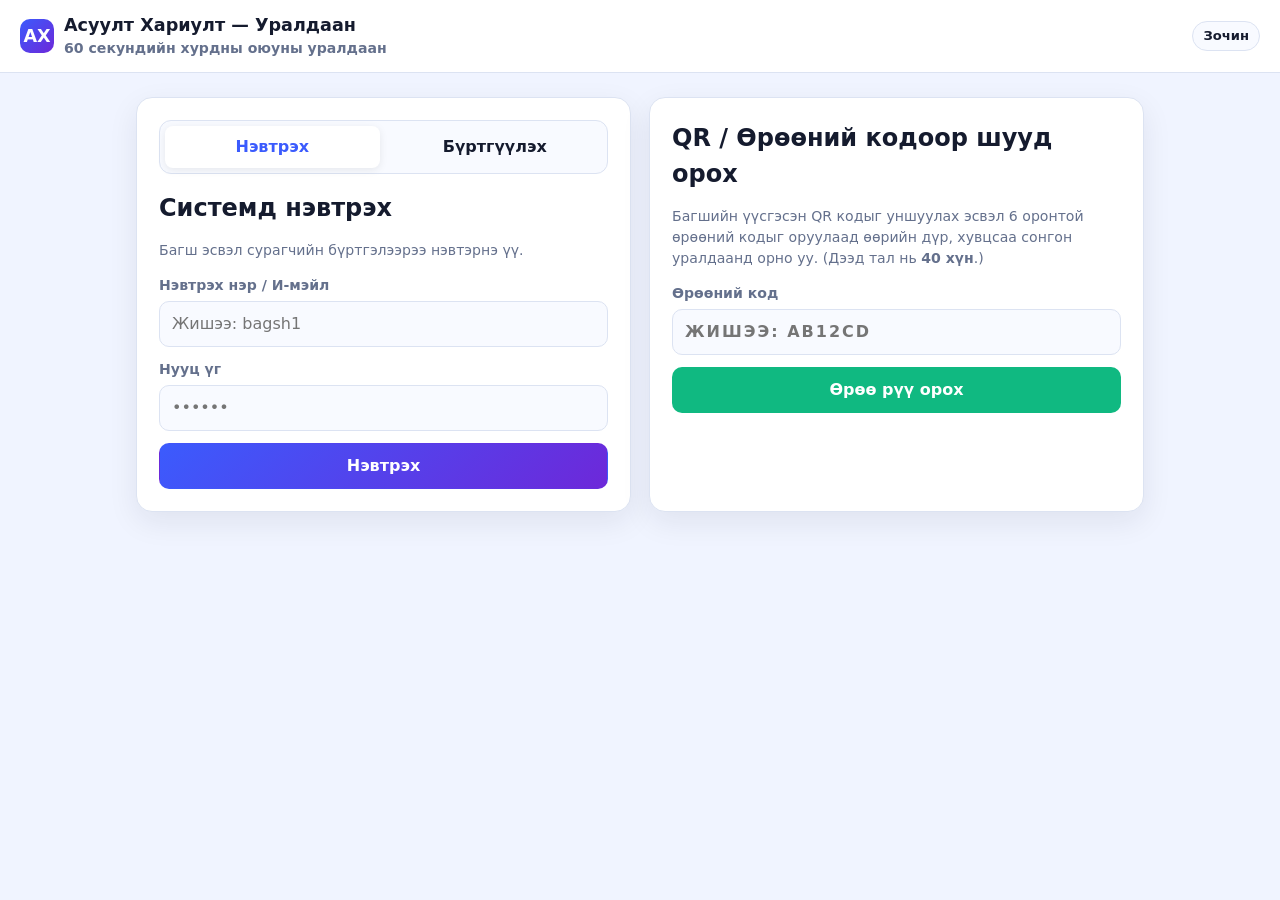
<file: QuizRaceVS/wwwroot/index.html>
<!DOCTYPE html>
<html lang="mn">
<head>
<meta charset="UTF-8">
<meta name="viewport" content="width=device-width, initial-scale=1.0">
<title>Асуулт Хариулт — Ангийн Уралдаан (Visual Studio)</title>
<style>
  :root {
    --bg: #f0f4ff;
    --surface: #ffffff;
    --surface-2: #f8faff;
    --text: #151b2e;
    --muted: #64708c;
    --line: #dce3f2;
    --accent: #3b5bfd;
    --accent-2: #6d28d9;
    --accent-text: #ffffff;
    --ok: #10b981;
    --warn: #f59e0b;
    --bad: #ef4444;
    --gold: #f59e0b;
    --silver: #94a3b8;
    --bronze: #d97706;
    --shadow: 0 10px 30px rgba(21, 27, 46, 0.08);
  }
  @media (prefers-color-scheme: dark) {
    :root {
      --bg: #0e1322;
      --surface: #171e33;
      --surface-2: #1f2742;
      --text: #eef2ff;
      --muted: #98a4c7;
      --line: #2b3556;
      --accent: #637dff;
      --accent-2: #8b5cf6;
      --accent-text: #ffffff;
      --shadow: 0 10px 30px rgba(0, 0, 0, 0.35);
    }
  }
  * { box-sizing: border-box; }
  body {
    margin: 0;
    background: var(--bg);
    color: var(--text);
    font-family: system-ui, -apple-system, "Segoe UI", Roboto, sans-serif;
    line-height: 1.5;
    min-height: 100vh;
  }
  .topbar {
    background: var(--surface);
    border-bottom: 1px solid var(--line);
    padding: 12px 20px;
    display: flex;
    align-items: center;
    justify-content: space-between;
    gap: 12px;
    position: sticky;
    top: 0;
    z-index: 20;
  }
  .brand { display: flex; align-items: center; gap: 10px; font-weight: 800; font-size: 1.1rem; }
  .brand-badge {
    width: 34px; height: 34px; border-radius: 10px;
    background: linear-gradient(135deg, var(--accent), var(--accent-2));
    color: #fff; display: grid; place-items: center; font-weight: 900;
  }
  .wrap { max-width: 1040px; margin: 0 auto; padding: 24px 16px 64px; }
  .card {
    background: var(--surface); border: 1px solid var(--line);
    border-radius: 16px; padding: 22px; box-shadow: var(--shadow); margin-bottom: 18px;
  }
  .grid-2 { display: grid; grid-template-columns: repeat(auto-fit, minmax(300px, 1fr)); gap: 18px; }
  h1, h2, h3 { margin: 0 0 10px; }
  .muted { color: var(--muted); }
  .small-text { font-size: 0.88rem; }
  label { display: block; font-size: 0.88rem; font-weight: 600; margin-bottom: 5px; color: var(--muted); }
  input, textarea, select {
    width: 100%; padding: 10px 12px; margin-bottom: 12px; font: inherit;
    color: var(--text); background: var(--surface-2); border: 1px solid var(--line);
    border-radius: 10px; outline: none;
  }
  input:focus, textarea:focus, select:focus { border-color: var(--accent); }
  button {
    font: inherit; cursor: pointer; padding: 10px 16px; border-radius: 10px;
    border: 1px solid var(--line); background: var(--surface-2); color: var(--text);
    font-weight: 600; transition: transform 0.08s ease, opacity 0.15s ease;
  }
  button:hover { opacity: 0.92; }
  button:active { transform: scale(0.98); }
  button.primary { background: linear-gradient(135deg, var(--accent), var(--accent-2)); color: var(--accent-text); border-color: transparent; }
  button.ok { background: var(--ok); color: #fff; border-color: transparent; }
  button.sm { padding: 6px 11px; font-size: 0.85rem; border-radius: 8px; }
  .row { display: flex; gap: 10px; flex-wrap: wrap; align-items: center; }
  .tabs {
    display: flex; gap: 8px; margin-bottom: 16px; background: var(--surface-2);
    padding: 5px; border-radius: 12px; border: 1px solid var(--line);
  }
  .tab { flex: 1; border: 0; background: transparent; padding: 9px 12px; border-radius: 8px; }
  .tab.active { background: var(--surface); color: var(--accent); box-shadow: 0 2px 8px rgba(0,0,0,0.08); }
  .pill {
    display: inline-flex; align-items: center; gap: 6px; padding: 4px 10px;
    border-radius: 999px; font-size: 0.82rem; font-weight: 700;
    background: var(--surface-2); border: 1px solid var(--line);
  }
  .pill.accent { background: rgba(59, 91, 253, 0.12); color: var(--accent); border-color: rgba(59, 91, 253, 0.3); }
  .pill.ok { background: rgba(16, 185, 129, 0.14); color: var(--ok); border-color: rgba(16, 185, 129, 0.3); }
  .pill.warn { background: rgba(245, 158, 11, 0.14); color: var(--warn); border-color: rgba(245, 158, 11, 0.3); }
  .hidden { display: none !important; }
  .q-card { background: var(--surface-2); border: 1px solid var(--line); border-radius: 12px; padding: 14px; margin-bottom: 12px; }
  .opt-grid { display: grid; grid-template-columns: repeat(auto-fit, minmax(200px, 1fr)); gap: 8px; }
  .qr-box {
    display: flex; flex-direction: column; align-items: center; justify-content: center;
    background: #ffffff; padding: 16px; border-radius: 14px; border: 1px solid var(--line); color: #111;
  }
  .room-code-big { font-size: 2rem; font-weight: 900; letter-spacing: 5px; color: var(--accent); margin: 6px 0; }
  .players-grid {
    display: grid; grid-template-columns: repeat(auto-fill, minmax(115px, 1fr));
    gap: 10px; max-height: 420px; overflow-y: auto; padding: 4px;
  }
  .player-chip {
    background: var(--surface-2); border: 1px solid var(--line); border-radius: 12px;
    padding: 8px; text-align: center; display: flex; flex-direction: column; align-items: center; gap: 4px;
  }
  .player-chip .pname { font-size: 0.84rem; font-weight: 700; word-break: break-word; }
  .avatar-preview-box {
    display: flex; flex-direction: column; align-items: center; justify-content: center;
    background: radial-gradient(circle at top, rgba(59, 91, 253, 0.14), transparent 70%), var(--surface-2);
    border: 1px solid var(--line); border-radius: 16px; padding: 20px; min-height: 240px;
  }
  .swatch-row { display: flex; flex-wrap: wrap; gap: 8px; margin-bottom: 12px; }
  .swatch { width: 30px; height: 30px; border-radius: 50%; border: 2px solid transparent; cursor: pointer; padding: 0; }
  .swatch.selected { border-color: var(--text); transform: scale(1.12); }
  .choice-chip { padding: 6px 11px; font-size: 0.85rem; border-radius: 8px; border: 1px solid var(--line); background: var(--surface-2); }
  .choice-chip.selected { background: var(--accent); color: #fff; border-color: var(--accent); }
  .timer-bar-wrap { width: 100%; height: 12px; background: var(--surface-2); border-radius: 999px; overflow: hidden; border: 1px solid var(--line); margin: 10px 0 16px; }
  .timer-bar { height: 100%; background: linear-gradient(90deg, var(--ok), var(--warn), var(--bad)); transition: width 0.25s linear; }
  .timer-num { font-size: 2.2rem; font-weight: 900; font-variant-numeric: tabular-nums; }
  .answer-btn {
    text-align: left; padding: 14px 16px; border-radius: 12px; font-size: 1rem;
    display: flex; align-items: center; gap: 12px; background: var(--surface-2); border: 2px solid var(--line);
  }
  .answer-btn:hover:not(:disabled) { border-color: var(--accent); }
  .answer-btn.picked-ok { background: rgba(16, 185, 129, 0.16); border-color: var(--ok); color: var(--ok); }
  .answer-btn.picked-bad { background: rgba(239, 68, 68, 0.16); border-color: var(--bad); color: var(--bad); }
  .answer-letter { width: 30px; height: 30px; border-radius: 8px; background: var(--accent); color: #fff; display: grid; place-items: center; font-weight: 800; flex-shrink: 0; }
  .race-track { background: var(--surface-2); border: 1px solid var(--line); border-radius: 14px; padding: 12px; max-height: 340px; overflow-y: auto; }
  .lane { display: grid; grid-template-columns: 110px 1fr 64px; align-items: center; gap: 10px; padding: 6px 0; border-bottom: 1px dashed var(--line); }
  .lane:last-child { border-bottom: 0; }
  .lane-track { position: relative; height: 36px; background: var(--surface); border-radius: 999px; border: 1px solid var(--line); overflow: hidden; }
  .lane-runner { position: absolute; top: 2px; transition: left 0.45s cubic-bezier(.22,1,.36,1); display: flex; align-items: center; }
  .podium { display: flex; align-items: flex-end; justify-content: center; gap: 14px; margin: 24px 0; flex-wrap: wrap; }
  .podium-slot { width: 170px; text-align: center; background: var(--surface-2); border: 2px solid var(--line); border-radius: 16px; padding: 14px 10px; }
  .podium-slot.p1 { border-color: var(--gold); transform: translateY(-12px); box-shadow: 0 12px 26px rgba(245, 158, 11, 0.18); }
  .podium-slot.p2 { border-color: var(--silver); }
  .podium-slot.p3 { border-color: var(--bronze); }
  .rank-table { width: 100%; border-collapse: collapse; }
  .rank-table th, .rank-table td { padding: 10px 12px; border-bottom: 1px solid var(--line); text-align: left; }
  .rank-table th { color: var(--muted); font-size: 0.85rem; }
</style>
</head>
<body>

<header class="topbar">
  <div class="brand">
    <div class="brand-badge">АХ</div>
    <div>
      <div>Асуулт Хариулт — Уралдаан</div>
      <div class="muted small-text">60 секундийн хурдны оюуны уралдаан</div>
    </div>
  </div>
  <div class="row" id="topUserArea"></div>
</header>

<main class="wrap">
  <section id="viewAuth" class="grid-2">
    <div class="card">
      <div class="tabs">
        <button class="tab active" id="tabLoginBtn" type="button">Нэвтрэх</button>
        <button class="tab" id="tabRegBtn" type="button">Бүртгүүлэх</button>
      </div>

      <form id="loginForm">
        <h2>Системд нэвтрэх</h2>
        <p class="muted small-text">Багш эсвэл сурагчийн бүртгэлээрээ нэвтэрнэ үү.</p>
        <label for="loginUser">Нэвтрэх нэр / И-мэйл</label>
        <input id="loginUser" required placeholder="Жишээ: bagsh1">
        <label for="loginPass">Нууц үг</label>
        <input id="loginPass" type="password" required placeholder="••••••">
        <button class="primary" type="submit" style="width:100%">Нэвтрэх</button>
      </form>

      <form id="regForm" class="hidden">
        <h2>Шинээр бүртгүүлэх</h2>
        <p class="muted small-text">Багшаар бүртгүүлбэл асуулт зохиож QR өрөө үүсгэнэ.</p>
        <label for="regName">Бүтэн нэр</label>
        <input id="regName" required placeholder="Жишээ: Б.Тэмүүлэн">
        <label for="regUser">Нэвтрэх нэр</label>
        <input id="regUser" required placeholder="Жишээ: bagsh_b">
        <label for="regPass">Нууц үг</label>
        <input id="regPass" type="password" required minlength="4" placeholder="Хамгийн багадаа 4 тэмдэгт">
        <label for="regRole">Үүрэг</label>
        <select id="regRole">
          <option value="teacher">Багш (Асуулт бэлтгэх, QR үүсгэх)</option>
          <option value="student">Сурагч (Уралдаанд оролцох)</option>
        </select>
        <button class="primary" type="submit" style="width:100%">Бүртгүүлэх</button>
      </form>
    </div>

    <div class="card">
      <h2>QR / Өрөөний кодоор шууд орох</h2>
      <p class="muted small-text">
        Багшийн үүсгэсэн QR кодыг уншуулах эсвэл 6 оронтой өрөөний кодыг оруулаад өөрийн дүр, хувцсаа сонгон уралдаанд орно уу. (Дээд тал нь <b>40 хүн</b>.)
      </p>
      <label for="quickRoomCode">Өрөөний код</label>
      <input id="quickRoomCode" placeholder="Жишээ: AB12CD" maxlength="8" style="text-transform:uppercase; font-weight:700; letter-spacing:2px;">
      <button class="ok" id="quickJoinBtn" type="button" style="width:100%">Өрөө рүү орох</button>
    </div>
  </section>

  <section id="viewTeacher" class="hidden">
    <div class="card">
      <div class="row" style="justify-content:space-between;">
        <div>
          <h2>Багшийн самбар — Асуулт бэлтгэх</h2>
          <p class="muted small-text" style="margin:0;">10, 15, 20 эсвэл 25 асуултаас сонгоод бөглөнө үү.</p>
        </div>
        <div class="row">
          <button type="button" id="fillSampleBtn">Жишээ асуулт дүүргэх</button>
          <button type="button" class="primary" id="createRoomBtn">QR өрөө үүсгэх</button>
        </div>
      </div>

      <div class="grid-2" style="margin-top:16px;">
        <div>
          <label for="quizTitle">Уралдааны нэр</label>
          <input id="quizTitle" value="Танин мэдэхүйн уралдаан">
        </div>
        <div>
          <label for="quizCount">Асуултын тоо</label>
          <select id="quizCount">
            <option value="10">10 асуулт</option>
            <option value="15">15 асуулт</option>
            <option value="20">20 асуулт</option>
            <option value="25">25 асуулт</option>
          </select>
        </div>
      </div>
      <div id="questionsBuilder"></div>
    </div>
  </section>

  <section id="viewJoin" class="hidden">
    <div class="grid-2">
      <div class="card">
        <h2>Өрөөнд нэгдэх &amp; Дүр бүтээх</h2>
        <label for="joinRoomInput">Өрөөний код</label>
        <input id="joinRoomInput" maxlength="8" style="text-transform:uppercase; font-weight:800; letter-spacing:2px;">
        <label for="studentNameInput">Таны нэр</label>
        <input id="studentNameInput" maxlength="24" placeholder="Жишээ: Анужин">

        <label>Хувцасны загвар</label>
        <div class="swatch-row" id="outfitChoices"></div>
        <label>Хувцасны өнгө</label>
        <div class="swatch-row" id="outfitColors"></div>
        <label>Малгай / Гоёл</label>
        <div class="swatch-row" id="hatChoices"></div>
        <label>Нүүрний хувирал</label>
        <div class="swatch-row" id="faceChoices"></div>
        <label>Арьсны өнгө</label>
        <div class="swatch-row" id="skinColors"></div>

        <button class="primary" id="confirmJoinBtn" type="button" style="width:100%; margin-top:6px;">Энэ дүрээр уралдаанд орох</button>
        <div id="joinError" class="small-text" style="color:var(--bad); margin-top:8px;"></div>
      </div>

      <div class="card">
        <h3>Таны дүр</h3>
        <div class="avatar-preview-box">
          <div id="avatarPreviewSvg"></div>
          <div id="avatarPreviewName" style="font-weight:800; font-size:1.15rem; margin-top:10px;">Сурагч</div>
        </div>
      </div>
    </div>
  </section>

  <section id="viewLobby" class="hidden">
    <div class="grid-2">
      <div class="card" style="text-align:center;">
        <span class="pill accent">Багшийн хүлээлгийн өрөө</span>
        <h2 id="lobbyQuizTitle" style="margin-top:8px;">Уралдаан</h2>
        <div class="room-code-big" id="lobbyRoomCode">------</div>
        <div class="qr-box" style="margin:12px auto; width:fit-content;">
          <canvas id="qrCanvas" width="220" height="220"></canvas>
          <div class="small-text" style="margin-top:8px; font-weight:700;">QR кодыг уншуулж орно уу</div>
        </div>
        <div class="row" style="justify-content:center; margin-top:10px;">
          <button type="button" class="sm" id="copyLinkBtn">Холбоос хуулах</button>
          <button type="button" class="sm" id="addBotsBtn">+5 жишээ хүүхэд нэмэх</button>
        </div>
        <p class="muted small-text" id="joinUrlText" style="word-break:break-all; margin-top:10px;"></p>
      </div>

      <div class="card">
        <div class="row" style="justify-content:space-between; margin-bottom:12px;">
          <div>
            <h3 style="margin:0;">Оролцогчид</h3>
            <div class="muted small-text">Дээд багтаамж: 40 хүүхэд</div>
          </div>
          <span class="pill ok" id="capacityPill">0 / 40</span>
        </div>
        <div class="players-grid" id="lobbyPlayersGrid"></div>
        <div class="row" style="margin-top:16px; justify-content:space-between;">
          <button type="button" id="backToBuilderBtn">Буцах</button>
          <button type="button" class="primary" id="startRaceBtn">Уралдаан эхлүүлэх</button>
        </div>
      </div>
    </div>
  </section>

  <section id="viewStudentWait" class="hidden">
    <div class="card" style="text-align:center; max-width:560px; margin:0 auto;">
      <span class="pill ok">Өрөөнд амжилттай орлоо</span>
      <h2 id="waitRoomTitle" style="margin-top:10px;">Багш эхлүүлэхийг хүлээж байна...</h2>
      <div id="waitMyAvatar" style="margin:14px auto;"></div>
      <div id="waitMyName" style="font-size:1.2rem; font-weight:800;"></div>
      <div class="muted small-text" id="waitCountText" style="margin-top:6px;">Нийт оролцогч: 1 / 40</div>
      <div style="margin-top:18px;">
        <button type="button" class="sm" id="leaveRoomBtn">Өрөөнөөс гарах</button>
      </div>
    </div>
  </section>

  <section id="viewRace" class="hidden">
    <div class="card">
      <div class="row" style="justify-content:space-between;">
        <span class="pill accent" id="raceQProgress">Асуулт 1 / 10</span>
        <div class="row">
          <span class="pill warn" id="raceScorePill">Оноо: 0</span>
          <div class="timer-num" id="raceTimerNum">60</div>
        </div>
      </div>
      <div class="timer-bar-wrap"><div class="timer-bar" id="raceTimerBar" style="width:100%;"></div></div>
      <h2 id="raceQText" style="font-size:1.35rem; margin-bottom:14px;">Асуулт...</h2>
      <div class="grid-2" id="raceOptions"></div>
      <div id="raceFeedback" class="small-text" style="margin-top:12px; font-weight:700;"></div>
      <div id="teacherRaceControls" class="row hidden" style="margin-top:14px; justify-content:flex-end;">
        <button type="button" class="primary" id="nextQuestionBtn">Дараагийн асуулт →</button>
      </div>
    </div>

    <div class="card">
      <div class="row" style="justify-content:space-between; margin-bottom:10px;">
        <h3 style="margin:0;">Амьд уралдааны зам</h3>
        <span class="muted small-text">Хурдан зөв хариулсан нь түрүүлнэ</span>
      </div>
      <div class="race-track" id="raceTrack"></div>
    </div>
  </section>

  <section id="viewResults" class="hidden">
    <div class="card">
      <div style="text-align:center;">
        <span class="pill ok">Уралдаан дууслаа!</span>
        <h2 style="margin-top:8px;">Эцсийн байр эзлэлт</h2>
      </div>
      <div class="podium" id="podiumArea"></div>
      <table class="rank-table">
        <thead>
          <tr><th>Байр</th><th>Оролцогч</th><th>Зөв хариулт</th><th>Нийт оноо</th></tr>
        </thead>
        <tbody id="rankTableBody"></tbody>
      </table>
      <div class="row" style="justify-content:center; margin-top:20px;">
        <button type="button" class="primary" id="newRaceBtn">Нүүр рүү буцах</button>
      </div>
    </div>
  </section>
</main>

<script>
(() => {
  "use strict";

  const SESSION_KEY = "qa_race_session_v1";
  const MAX_PLAYERS = 40;
  const QUESTION_SECONDS = 60;

  const OUTFITS = [
    { id: "hoodie", label: "Юүдэнтэй" },
    { id: "sport", label: "Спорт" },
    { id: "uniform", label: "Дүрэмт" },
    { id: "suit", label: "Костюм" },
    { id: "cape", label: "Баатар" }
  ];
  const OUTFIT_COLORS = ["#3b5bfd", "#ef4444", "#10b981", "#f59e0b", "#8b5cf6", "#ec4899", "#06b6d4", "#334155"];
  const HATS = [
    { id: "none", label: "Энгийн" },
    { id: "cap", label: "Малгай" },
    { id: "crown", label: "Титэм" },
    { id: "headphones", label: "Чихэвч" },
    { id: "helmet", label: "Дуулга" }
  ];
  const FACES = [
    { id: "smile", label: "Инээмсэглэл" },
    { id: "cool", label: "Нүдний шил" },
    { id: "star", label: "Одтой" },
    { id: "wink", label: "Ирмэх" }
  ];
  const SKINS = ["#fbdcc4", "#f5c29b", "#e3a778", "#c68642", "#8d5524"];

  const SAMPLE_BANK = [
    ["Монгол Улсын нийслэл аль хот вэ?", ["Дархан", "Эрдэнэт", "Улаанбаатар", "Ховд"], 2],
    ["Нарны аймгийн хамгийн том гараг аль нь вэ?", ["Ангараг", "Бархасбадь", "Сугар", "Дэлхий"], 1],
    ["12 × 12 хэдтэй тэнцүү вэ?", ["124", "132", "144", "156"], 2],
    ["Усны химийн томьёо аль нь вэ?", ["CO2", "H2O", "O2", "NaCl"], 1],
    ["Дэлхийн хамгийн урт гол аль нь вэ?", ["Хэрлэн", "Нил", "Янцзы", "Орхон"], 1],
    ["Нэг цагт хэдэн минут байдаг вэ?", ["30", "45", "60", "90"], 2],
    ["Монгол бичгийг ямар чиглэлээр бичдэг вэ?", ["Дээрээс доош", "Баруунаас зүүн", "Доороос дээш", "Зүүнээс баруун"], 0],
    ["Гурвалжны дотоод өнцгүүдийн нийлбэр хэдэн градус вэ?", ["90°", "180°", "270°", "360°"], 1],
    ["Хүний биеийн хамгийн том эрхтэн юу вэ?", ["Зүрх", "Элэг", "Арьс", "Уушги"], 2],
    ["1 килобайт нь хэдэн байт байдаг вэ?", ["512", "1000", "1024", "2048"], 2],
    ["Монголын хамгийн өндөр уулын оргил аль нь вэ?", ["Отгонтэнгэр", "Хүйтэн оргил", "Асралт хайрхан", "Сутай"], 1],
    ["Ногоон ургамал гэрэлд ямар хий ялгаруулдаг вэ?", ["Хүчилтөрөгч", "Нүүрсхүчил", "Азот", "Устөрөгч"], 0],
    ["7 × 8 + 4 = ?", ["56", "60", "64", "52"], 1],
    ["Дэлхийн дагуул юу вэ?", ["Сар", "Нар", "Сугар", "Тэнгэрийн ван"], 0],
    ["1 километрт хэдэн метр байдаг вэ?", ["100", "500", "1000", "10000"], 2],
    ["Хөгжмийн үндсэн 7 нотны эхнийх нь юу вэ?", ["Ре", "До", "Ми", "Фа"], 1],
    ["Монгол Улс хэдэн аймагтай вэ?", ["18", "20", "21", "22"], 2],
    ["Тэгш өнцөгтийн талууд 5см ба 8см бол талбай нь хэд вэ?", ["13 см²", "26 см²", "40 см²", "45 см²"], 2],
    ["Дэлхий Нарыг нэг бүтэн тойроход хэдэн хоног зарцуулдаг вэ?", ["30", "180", "365", "400"], 2],
    ["Шатрын хөлөг хэдэн нүдтэй вэ?", ["36", "48", "64", "81"], 2],
    ["Аль нь анхны тоо вэ?", ["9", "15", "17", "21"], 2],
    ["Солонгын өнгө хэд байдаг вэ?", ["5", "6", "7", "8"], 2],
    ["Монголын хамгийн том нуур аль нь вэ?", ["Хөвсгөл", "Увс нуур", "Хяргас", "Буйр"], 1],
    ["Компьютерийн 'тархи' гэж юуг нэрлэдэг вэ?", ["RAM", "CPU", "SSD", "GPU"], 1],
    ["250 - 75 = ?", ["165", "175", "185", "195"], 1]
  ];

  const state = {
    user: (() => { try { return JSON.parse(localStorage.getItem(SESSION_KEY) || "null"); } catch { return null; } })(),
    room: null,
    isHost: false,
    playerId: null,
    avatar: { outfit: "hoodie", color: OUTFIT_COLORS[0], hat: "cap", face: "smile", skin: SKINS[0] },
    pollInterval: null,
    timerInterval: null,
    botTimeouts: []
  };

  async function api(path, method = "GET", body = null) {
    const res = await fetch(path, {
      method,
      headers: body ? { "Content-Type": "application/json" } : undefined,
      body: body ? JSON.stringify(body) : undefined
    });
    const data = await res.json().catch(() => ({}));
    if (!res.ok) throw new Error(data.error || "Алдаа гарлаа");
    return data;
  }

  function esc(s) {
    return String(s).replace(/[&<>"']/g, c => ({"&":"&amp;","<":"&lt;",">":"&gt;",'"':"&quot;","'":"&#39;"}[c]));
  }
  function saveSession(user) {
    state.user = user;
    if (user) localStorage.setItem(SESSION_KEY, JSON.stringify(user));
    else localStorage.removeItem(SESSION_KEY);
  }

  function renderAvatarSVG(av, size = 76) {
    const c = av.color || "#3b5bfd";
    const skin = av.skin || "#fbdcc4";
    let outfitSvg = `<rect x="24" y="54" width="52" height="38" rx="14" fill="${c}"/>`;
    if (av.outfit === "cape") {
      outfitSvg = `<path d="M18 54 L10 92 L90 92 L82 54 Z" fill="#dc2626"/><rect x="26" y="54" width="48" height="38" rx="12" fill="${c}"/><polygon points="50,60 54,68 62,68 56,73 58,81 50,76 42,81 44,73 38,68 46,68" fill="#fbbf24"/>`;
    } else if (av.outfit === "suit") {
      outfitSvg = `<rect x="24" y="54" width="52" height="38" rx="12" fill="${c}"/><polygon points="44,54 56,54 50,76" fill="#ffffff"/><polygon points="48,58 52,58 51,78 49,78" fill="#ef4444"/>`;
    } else if (av.outfit === "uniform") {
      outfitSvg = `<rect x="24" y="54" width="52" height="38" rx="12" fill="${c}"/><path d="M36 54 L50 66 L64 54" fill="none" stroke="#ffffff" stroke-width="4"/>`;
    } else if (av.outfit === "sport") {
      outfitSvg = `<rect x="24" y="54" width="52" height="38" rx="12" fill="${c}"/><rect x="33" y="54" width="6" height="38" fill="#fff" opacity="0.7"/><rect x="61" y="54" width="6" height="38" fill="#fff" opacity="0.7"/>`;
    }

    let faceSvg = `<circle cx="41" cy="34" r="3" fill="#111827"/><circle cx="59" cy="34" r="3" fill="#111827"/><path d="M42 43 Q50 50 58 43" fill="none" stroke="#111827" stroke-width="2.5" stroke-linecap="round"/>`;
    if (av.face === "cool") {
      faceSvg = `<rect x="32" y="29" width="15" height="9" rx="3" fill="#111827"/><rect x="53" y="29" width="15" height="9" rx="3" fill="#111827"/><line x1="47" y1="33" x2="53" y2="33" stroke="#111827" stroke-width="2"/><path d="M43 44 Q50 49 57 44" fill="none" stroke="#111827" stroke-width="2.5" stroke-linecap="round"/>`;
    } else if (av.face === "star") {
      faceSvg = `<text x="36" y="38" font-size="11">⭐</text><text x="54" y="38" font-size="11">⭐</text><path d="M42 44 Q50 51 58 44" fill="none" stroke="#111827" stroke-width="2.5" stroke-linecap="round"/>`;
    } else if (av.face === "wink") {
      faceSvg = `<circle cx="41" cy="34" r="3" fill="#111827"/><path d="M55 34 Q59 31 63 34" fill="none" stroke="#111827" stroke-width="2.5" stroke-linecap="round"/><path d="M42 44 Q50 50 58 44" fill="none" stroke="#111827" stroke-width="2.5" stroke-linecap="round"/>`;
    }

    let hatSvg = "";
    if (av.hat === "cap") hatSvg = `<path d="M28 24 Q50 8 72 24 Z" fill="${c}"/><rect x="26" y="22" width="54" height="5" rx="2.5" fill="#1e293b"/>`;
    else if (av.hat === "crown") hatSvg = `<polygon points="32,22 36,8 44,17 50,6 56,17 64,8 68,22" fill="#fbbf24" stroke="#b45309" stroke-width="1.5"/>`;
    else if (av.hat === "headphones") hatSvg = `<path d="M26 35 C26 14, 74 14, 74 35" fill="none" stroke="#1e293b" stroke-width="5"/><rect x="21" y="29" width="8" height="15" rx="4" fill="${c}"/><rect x="71" y="29" width="8" height="15" rx="4" fill="${c}"/>`;
    else if (av.hat === "helmet") hatSvg = `<circle cx="50" cy="35" r="26" fill="none" stroke="#94a3b8" stroke-width="3.5"/><path d="M31 20 Q50 12 69 20" fill="none" stroke="#e2e8f0" stroke-width="3" opacity="0.8"/>`;

    return `<svg width="${size}" height="${size}" viewBox="0 0 100 100" aria-hidden="true">${outfitSvg}<circle cx="50" cy="35" r="20" fill="${skin}" stroke="#00000018" stroke-width="1.5"/>${faceSvg}${hatSvg}</svg>`;
  }

  // Embedded QR generator
  const QR = (() => {
    const EXP = new Uint8Array(512), LOG = new Uint8Array(256);
    let x = 1;
    for (let i = 0; i < 255; i++) { EXP[i] = x; LOG[x] = i; x <<= 1; if (x & 0x100) x ^= 0x11d; }
    for (let i = 255; i < 512; i++) EXP[i] = EXP[i - 255];
    const gfMul = (a, b) => (a === 0 || b === 0) ? 0 : EXP[LOG[a] + LOG[b]];
    function rsGen(deg) {
      let p = [1];
      for (let i = 0; i < deg; i++) {
        const next = new Array(p.length + 1).fill(0);
        for (let j = 0; j < p.length; j++) { next[j] ^= p[j]; next[j + 1] ^= gfMul(p[j], EXP[i]); }
        p = next;
      }
      return p;
    }
    function rsEncode(data, ecLen) {
      const gen = rsGen(ecLen), res = new Uint8Array(data.length + ecLen);
      res.set(data);
      for (let i = 0; i < data.length; i++) {
        const coef = res[i];
        if (coef !== 0) for (let j = 0; j < gen.length; j++) res[i + j] ^= gfMul(gen[j], coef);
      }
      return res.slice(data.length);
    }
    const VERSIONS = [[1,21,19,7,[]],[2,25,34,10,[6,18]],[3,29,55,15,[6,22]],[4,33,80,20,[6,26]],[5,37,108,26,[6,30]],[6,41,136,18,[6,34]]];
    function encode(text) {
      const bytes = new TextEncoder().encode(text);
      let ver = VERSIONS.find(v => bytes.length + 2 <= v[2]) || VERSIONS[VERSIONS.length - 1];
      const [vNum, N, dataCap, ecLen, align] = ver;
      const bits = [], pushBits = (val, len) => { for (let i = len - 1; i >= 0; i--) bits.push((val >> i) & 1); };
      pushBits(0b0100, 4); pushBits(Math.min(bytes.length, dataCap - 2), 8);
      for (let i = 0; i < Math.min(bytes.length, dataCap - 2); i++) pushBits(bytes[i], 8);
      pushBits(0, Math.min(4, dataCap * 8 - bits.length));
      while (bits.length % 8 !== 0) bits.push(0);
      const codewords = [];
      for (let i = 0; i < bits.length; i += 8) { let b = 0; for (let j = 0; j < 8; j++) b = (b << 1) | bits[i + j]; codewords.push(b); }
      const pads = [0xec, 0x11]; let pi = 0;
      while (codewords.length < dataCap) codewords.push(pads[pi++ % 2]);
      let finalBytes;
      if (vNum === 6) {
        const half = dataCap / 2, b1 = codewords.slice(0, half), b2 = codewords.slice(half);
        const e1 = rsEncode(b1, ecLen), e2 = rsEncode(b2, ecLen);
        finalBytes = [];
        for (let i = 0; i < half; i++) finalBytes.push(b1[i], b2[i]);
        for (let i = 0; i < ecLen; i++) finalBytes.push(e1[i], e2[i]);
      } else finalBytes = [...codewords, ...rsEncode(codewords, ecLen)];
      const mat = Array.from({ length: N }, () => new Int8Array(N).fill(-1));
      const fixed = Array.from({ length: N }, () => new Uint8Array(N));
      const setMod = (r, c, val) => { if (r >= 0 && r < N && c >= 0 && c < N) { mat[r][c] = val; fixed[r][c] = 1; } };
      const finder = (r0, c0) => {
        for (let dr = -1; dr <= 7; dr++) for (let dc = -1; dc <= 7; dc++) {
          const r = r0 + dr, c = c0 + dc; if (r < 0 || r >= N || c < 0 || c >= N) continue;
          setMod(r, c, ((dr >= 0 && dr <= 6 && dc >= 0 && dc <= 6) && (dr === 0 || dr === 6 || dc === 0 || dc === 6 || (dr >= 2 && dr <= 4 && dc >= 2 && dc <= 4))) ? 1 : 0);
        }
      };
      finder(0, 0); finder(0, N - 7); finder(N - 7, 0);
      for (let i = 8; i < N - 8; i++) { setMod(6, i, i % 2 === 0 ? 1 : 0); setMod(i, 6, i % 2 === 0 ? 1 : 0); }
      setMod(N - 8, 8, 1);
      for (const ar of align) for (const ac of align) {
        if (fixed[ar][ac]) continue;
        for (let dr = -2; dr <= 2; dr++) for (let dc = -2; dc <= 2; dc++) setMod(ar + dr, ac + dc, (Math.abs(dr) === 2 || Math.abs(dc) === 2 || (dr === 0 && dc === 0)) ? 1 : 0);
      }
      const fmtBits = 0b111011111000100;
      for (let i = 0; i < 15; i++) {
        const bit = (fmtBits >> (14 - i)) & 1;
        if (i < 6) setMod(8, i, bit); else if (i < 8) setMod(8, i + 1, bit); else setMod(8, N - 15 + i, bit);
        if (i < 8) setMod(N - 1 - i, 8, bit); else if (i < 9) setMod(15 - i, 8, bit); else setMod(14 - i, 8, bit);
      }
      const allBits = [];
      for (const b of finalBytes) for (let i = 7; i >= 0; i--) allBits.push((b >> i) & 1);
      let bi = 0, dir = -1;
      for (let col = N - 1; col > 0; col -= 2) {
        if (col === 6) col--;
        for (let i = 0; i < N; i++) {
          const r = dir === -1 ? (N - 1 - i) : i;
          for (let dc = 0; dc < 2; dc++) {
            const c = col - dc;
            if (!fixed[r][c]) { const bit = bi < allBits.length ? allBits[bi++] : 0; mat[r][c] = ((r + c) % 2 === 0) ? (bit ^ 1) : bit; }
          }
        }
        dir *= -1;
      }
      return mat;
    }
    function draw(canvas, text) {
      const mat = encode(text), N = mat.length, ctx = canvas.getContext("2d"), pad = 12;
      const cell = Math.floor((canvas.width - pad * 2) / N), offset = Math.floor((canvas.width - cell * N) / 2);
      ctx.fillStyle = "#ffffff"; ctx.fillRect(0, 0, canvas.width, canvas.height); ctx.fillStyle = "#000000";
      for (let r = 0; r < N; r++) for (let c = 0; c < N; c++) if (mat[r][c] === 1) ctx.fillRect(offset + c * cell, offset + r * cell, cell, cell);
    }
    return { draw };
  })();

  const VIEWS = ["viewAuth", "viewTeacher", "viewJoin", "viewLobby", "viewStudentWait", "viewRace", "viewResults"];
  function showView(id) {
    VIEWS.forEach(v => document.getElementById(v).classList.toggle("hidden", v !== id));
    const area = document.getElementById("topUserArea");
    if (!state.user) { area.innerHTML = `<span class="pill">Зочин</span>`; return; }
    area.innerHTML = `<span class="pill accent">${esc(state.user.name)} (${state.user.role === "teacher" ? "Багш" : "Сурагч"})</span><button type="button" class="sm" id="logoutBtn">Гарах</button>`;
    document.getElementById("logoutBtn").onclick = () => {
      stopAllTimers(); saveSession(null); state.room = null; state.isHost = false; state.playerId = null; showView("viewAuth");
    };
  }

  function stopAllTimers() {
    if (state.pollInterval) { clearInterval(state.pollInterval); state.pollInterval = null; }
    if (state.timerInterval) { clearInterval(state.timerInterval); state.timerInterval = null; }
    state.botTimeouts.forEach(clearTimeout); state.botTimeouts = [];
  }

  document.getElementById("tabLoginBtn").onclick = () => {
    document.getElementById("tabLoginBtn").classList.add("active");
    document.getElementById("tabRegBtn").classList.remove("active");
    document.getElementById("loginForm").classList.remove("hidden");
    document.getElementById("regForm").classList.add("hidden");
  };
  document.getElementById("tabRegBtn").onclick = () => {
    document.getElementById("tabRegBtn").classList.add("active");
    document.getElementById("tabLoginBtn").classList.remove("active");
    document.getElementById("regForm").classList.remove("hidden");
    document.getElementById("loginForm").classList.add("hidden");
  };

  document.getElementById("regForm").onsubmit = async e => {
    e.preventDefault();
    try {
      const user = await api("/api/auth/register", "POST", {
        name: document.getElementById("regName").value.trim(),
        username: document.getElementById("regUser").value.trim(),
        pass: document.getElementById("regPass").value,
        role: document.getElementById("regRole").value
      });
      saveSession(user);
      routeAfterAuth();
    } catch (err) { alert(err.message); }
  };

  document.getElementById("loginForm").onsubmit = async e => {
    e.preventDefault();
    try {
      const user = await api("/api/auth/login", "POST", {
        username: document.getElementById("loginUser").value.trim(),
        pass: document.getElementById("loginPass").value
      });
      saveSession(user);
      routeAfterAuth();
    } catch { alert("Нэвтрэх нэр эсвэл нууц үг буруу байна."); }
  };

  document.getElementById("quickJoinBtn").onclick = () => openJoinView(document.getElementById("quickRoomCode").value.trim().toUpperCase());

  function routeAfterAuth() {
    if (!state.user) { showView("viewAuth"); return; }
    if (state.user.role === "teacher") { buildQuestionInputs(); showView("viewTeacher"); }
    else openJoinView("");
  }

  const quizCountEl = document.getElementById("quizCount");
  quizCountEl.onchange = buildQuestionInputs;

  function buildQuestionInputs() {
    const count = parseInt(quizCountEl.value, 10);
    const existing = readBuilderQuestions();
    let html = "";
    for (let i = 0; i < count; i++) {
      const q = existing[i] || { text: "", opts: ["", "", "", ""], correct: 0 };
      html += `
        <div class="q-card" data-qi="${i}">
          <div class="row" style="justify-content:space-between; margin-bottom:6px;">
            <strong>Асуулт #${i + 1}</strong>
            <select class="q-correct" style="width:auto; margin:0; padding:4px 8px;">
              <option value="0" ${q.correct === 0 ? "selected" : ""}>Зөв: A</option>
              <option value="1" ${q.correct === 1 ? "selected" : ""}>Зөв: B</option>
              <option value="2" ${q.correct === 2 ? "selected" : ""}>Зөв: C</option>
              <option value="3" ${q.correct === 3 ? "selected" : ""}>Зөв: D</option>
            </select>
          </div>
          <input class="q-text" placeholder="Асуултаа бичнэ үү..." value="${esc(q.text)}">
          <div class="opt-grid">
            <input class="q-opt" placeholder="A хариулт" value="${esc(q.opts[0])}">
            <input class="q-opt" placeholder="B хариулт" value="${esc(q.opts[1])}">
            <input class="q-opt" placeholder="C хариулт" value="${esc(q.opts[2])}">
            <input class="q-opt" placeholder="D хариулт" value="${esc(q.opts[3])}">
          </div>
        </div>`;
    }
    document.getElementById("questionsBuilder").innerHTML = html;
  }

  function readBuilderQuestions() {
    return Array.from(document.querySelectorAll("#questionsBuilder .q-card")).map(c => ({
      text: c.querySelector(".q-text").value.trim(),
      opts: Array.from(c.querySelectorAll(".q-opt")).map(i => i.value.trim()),
      correct: parseInt(c.querySelector(".q-correct").value, 10)
    }));
  }

  document.getElementById("fillSampleBtn").onclick = () => {
    document.querySelectorAll("#questionsBuilder .q-card").forEach((c, idx) => {
      const sample = SAMPLE_BANK[idx % SAMPLE_BANK.length];
      c.querySelector(".q-text").value = sample[0];
      const opts = c.querySelectorAll(".q-opt");
      sample[1].forEach((o, oi) => { opts[oi].value = o; });
      c.querySelector(".q-correct").value = String(sample[2]);
    });
  };

  document.getElementById("createRoomBtn").onclick = async () => {
    const title = document.getElementById("quizTitle").value.trim() || "Ангийн уралдаан";
    const questions = readBuilderQuestions();
    const invalid = questions.findIndex(q => !q.text || q.opts.some(o => !o));
    if (invalid !== -1) { alert(`Асуулт #${invalid + 1}-ийн бүх талбарыг бөглөнө үү.`); return; }
    try {
      state.room = await api("/api/rooms", "POST", { title, hostId: state.user?.id || "host", questions });
      state.isHost = true;
      await openLobby();
    } catch (err) { alert(err.message); }
  };

  function openJoinView(code) {
    document.getElementById("joinRoomInput").value = code || "";
    document.getElementById("studentNameInput").value = state.user ? state.user.name : "";
    document.getElementById("joinError").textContent = "";
    renderCustomizerControls();
    updateAvatarPreview();
    showView("viewJoin");
  }

  function renderCustomizerControls() {
    const makeChips = (elId, items, key) => {
      const el = document.getElementById(elId);
      el.innerHTML = items.map(it => `<button type="button" class="choice-chip ${state.avatar[key] === it.id ? "selected" : ""}" data-val="${it.id}">${it.label}</button>`).join("");
      el.querySelectorAll("button").forEach(b => b.onclick = () => { state.avatar[key] = b.dataset.val; renderCustomizerControls(); updateAvatarPreview(); });
    };
    const makeSwatches = (elId, colors, key) => {
      const el = document.getElementById(elId);
      el.innerHTML = colors.map(col => `<button type="button" class="swatch ${state.avatar[key] === col ? "selected" : ""}" style="background:${col}" data-val="${col}"></button>`).join("");
      el.querySelectorAll("button").forEach(b => b.onclick = () => { state.avatar[key] = b.dataset.val; renderCustomizerControls(); updateAvatarPreview(); });
    };
    makeChips("outfitChoices", OUTFITS, "outfit");
    makeSwatches("outfitColors", OUTFIT_COLORS, "color");
    makeChips("hatChoices", HATS, "hat");
    makeChips("faceChoices", FACES, "face");
    makeSwatches("skinColors", SKINS, "skin");
  }

  function updateAvatarPreview() {
    document.getElementById("avatarPreviewSvg").innerHTML = renderAvatarSVG(state.avatar, 140);
    document.getElementById("avatarPreviewName").textContent = document.getElementById("studentNameInput").value.trim() || "Сурагч";
  }
  document.getElementById("studentNameInput").addEventListener("input", updateAvatarPreview);

  document.getElementById("confirmJoinBtn").onclick = async () => {
    const errEl = document.getElementById("joinError");
    errEl.textContent = "";
    const code = document.getElementById("joinRoomInput").value.trim().toUpperCase();
    const name = document.getElementById("studentNameInput").value.trim();
    if (!code || !name) { errEl.textContent = "Өрөөний код болон нэрээ оруулна уу."; return; }
    try {
      const res = await api(`/api/rooms/${code}/join`, "POST", { name, avatar: state.avatar, isBot: false });
      state.room = res.room;
      state.playerId = res.player.id;
      state.isHost = false;
      startPolling();
      if (state.room.status === "racing") enterRaceView();
      else { renderStudentWait(); showView("viewStudentWait"); }
    } catch (err) { errEl.textContent = err.message; }
  };

  async function openLobby() {
    document.getElementById("lobbyQuizTitle").textContent = `${state.room.title} (${state.room.questions.length} асуулт)`;
    document.getElementById("lobbyRoomCode").textContent = state.room.code;
    let baseUrl = window.location.origin;
    try { const info = await api("/api/server-info"); baseUrl = info.baseUrl; } catch {}
    const joinUrl = `${baseUrl}/?room=${state.room.code}`;
    document.getElementById("joinUrlText").textContent = joinUrl;
    QR.draw(document.getElementById("qrCanvas"), joinUrl);
    renderLobbyPlayers();
    startPolling();
    showView("viewLobby");
  }

  function renderLobbyPlayers() {
    const r = state.room;
    document.getElementById("capacityPill").textContent = `${r.players.length} / ${MAX_PLAYERS}`;
    const grid = document.getElementById("lobbyPlayersGrid");
    grid.innerHTML = r.players.length
      ? r.players.map(p => `<div class="player-chip">${renderAvatarSVG(p.avatar, 56)}<div class="pname">${esc(p.name)}</div></div>`).join("")
      : `<div class="muted small-text" style="grid-column:1/-1; padding:20px; text-align:center;">Одоогоор сурагч орж ирээгүй байна.</div>`;
  }

  document.getElementById("copyLinkBtn").onclick = async () => {
    const txt = document.getElementById("joinUrlText").textContent;
    try { await navigator.clipboard.writeText(txt); alert("Холбоосыг хууллаа!"); } catch { prompt("Хуулж авна уу:", txt); }
  };

  document.getElementById("addBotsBtn").onclick = async () => {
    const botNames = ["Бат", "Сарнай", "Төгөлдөр", "Мишээл", "Энхжин", "Болд", "Ану", "Хүслэн", "Номин", "Оргил"];
    for (let i = 0; i < 5; i++) {
      if (state.room.players.length >= MAX_PLAYERS) break;
      const idx = state.room.players.length + 1;
      try {
        const res = await api(`/api/rooms/${state.room.code}/join`, "POST", {
          name: `${botNames[idx % botNames.length]} #${idx}`,
          avatar: { outfit: OUTFITS[idx % OUTFITS.length].id, color: OUTFIT_COLORS[idx % OUTFIT_COLORS.length], hat: HATS[idx % HATS.length].id, face: FACES[idx % FACES.length].id, skin: SKINS[idx % SKINS.length] },
          isBot: true
        });
        state.room = res.room;
      } catch { break; }
    }
    renderLobbyPlayers();
  };

  document.getElementById("backToBuilderBtn").onclick = () => { stopAllTimers(); showView("viewTeacher"); };

  document.getElementById("startRaceBtn").onclick = async () => {
    if (!state.room.players.length) { alert("Ядаж 1 оролцогч орсон байх шаардлагатай."); return; }
    state.room = await api(`/api/rooms/${state.room.code}/start`, "POST");
    enterRaceView();
  };

  function renderStudentWait() {
    const me = state.room.players.find(p => p.id === state.playerId);
    if (me) {
      document.getElementById("waitMyAvatar").innerHTML = renderAvatarSVG(me.avatar, 110);
      document.getElementById("waitMyName").textContent = me.name;
    }
    document.getElementById("waitRoomTitle").textContent = `${state.room.title} — Багш эхлүүлэхийг хүлээж байна...`;
    document.getElementById("waitCountText").textContent = `Нийт оролцогч: ${state.room.players.length} / ${MAX_PLAYERS}`;
  }

  document.getElementById("leaveRoomBtn").onclick = () => { stopAllTimers(); state.room = null; state.playerId = null; showView("viewAuth"); };

  function startPolling() {
    if (state.pollInterval) clearInterval(state.pollInterval);
    state.pollInterval = setInterval(async () => {
      if (!state.room) return;
      try {
        const latest = await api(`/api/rooms/${state.room.code}`);
        const prevQ = state.room.currentQ;
        const prevStatus = state.room.status;
        state.room = latest;

        if (latest.status === "lobby") {
          if (state.isHost) renderLobbyPlayers();
          else renderStudentWait();
        } else if (latest.status === "racing") {
          if (prevStatus !== "racing") enterRaceView();
          else if (prevQ !== latest.currentQ) { renderRaceQuestion(); scheduleBots(); }
          else renderRaceTrack(latest);
        } else if (latest.status === "finished" && prevStatus !== "finished") {
          showResults();
        }
      } catch {}
    }, 1000);
  }

  function enterRaceView() {
    showView("viewRace");
    renderRaceQuestion();
    scheduleBots();
    if (state.timerInterval) clearInterval(state.timerInterval);
    state.timerInterval = setInterval(() => {
      if (!state.room || state.room.status !== "racing") return;
      const elapsed = Math.floor((Date.now() - state.room.qStartTime) / 1000);
      const rem = Math.max(0, QUESTION_SECONDS - elapsed);
      document.getElementById("raceTimerNum").textContent = rem;
      document.getElementById("raceTimerBar").style.width = `${(rem / QUESTION_SECONDS) * 100}%`;
      if (rem === 0 && state.isHost) advanceQuestion();
    }, 250);
  }

  function scheduleBots() {
    state.botTimeouts.forEach(clearTimeout);
    state.botTimeouts = [];
    if (!state.isHost || !state.room) return;
    const qIdx = state.room.currentQ;
    const q = state.room.questions[qIdx];
    state.room.players.filter(p => p.isBot && !p.answers[qIdx]).forEach(bot => {
      const t = setTimeout(async () => {
        if (!state.room || state.room.status !== "racing" || state.room.currentQ !== qIdx) return;
        const ok = Math.random() < 0.72;
        const choiceIdx = ok ? q.correct : ((q.correct + 1) % 4);
        try {
          const res = await api(`/api/rooms/${state.room.code}/answer`, "POST", { playerId: bot.id, choiceIdx });
          if (res.room) state.room = res.room;
        } catch {}
      }, 2000 + Math.floor(Math.random() * 20000));
      state.botTimeouts.push(t);
    });
  }

  function renderRaceQuestion() {
    const r = state.room;
    const qIdx = r.currentQ;
    const q = r.questions[qIdx];
    document.getElementById("raceQProgress").textContent = `Асуулт ${qIdx + 1} / ${r.questions.length}`;
    document.getElementById("raceQText").textContent = q.text;
    document.getElementById("teacherRaceControls").classList.toggle("hidden", !state.isHost);
    document.getElementById("nextQuestionBtn").textContent = (qIdx + 1 >= r.questions.length) ? "Дүнг харах →" : "Дараагийн асуулт →";

    const me = r.players.find(p => p.id === state.playerId);
    document.getElementById("raceScorePill").textContent = state.isHost ? `Оролцогч: ${r.players.length}` : `Оноо: ${me ? me.score : 0}`;
    const myAns = me ? me.answers[qIdx] : null;
    document.getElementById("raceFeedback").textContent = myAns ? (myAns.ok ? `Зөв хариуллаа! +${myAns.pts} оноо.` : "Буруу хариулт! 0 оноо.") : "";

    const letters = ["A", "B", "C", "D"];
    const optsEl = document.getElementById("raceOptions");
    optsEl.innerHTML = q.opts.map((opt, oi) => `
      <button type="button" class="answer-btn" data-oi="${oi}" ${state.isHost || myAns ? "disabled" : ""}>
        <span class="answer-letter">${letters[oi]}</span>
        <span>${esc(opt)}</span>
      </button>
    `).join("");

    if (!state.isHost && !myAns) {
      optsEl.querySelectorAll("button").forEach(b => {
        b.onclick = () => submitStudentAnswer(parseInt(b.dataset.oi, 10));
      });
    }
    renderRaceTrack(r);
  }

  async function submitStudentAnswer(choiceIdx) {
    try {
      const res = await api(`/api/rooms/${state.room.code}/answer`, "POST", { playerId: state.playerId, choiceIdx });
      state.room = res.room;
      const btns = document.querySelectorAll("#raceOptions .answer-btn");
      btns.forEach((b, i) => { b.disabled = true; if (i === choiceIdx) b.classList.add(res.ok ? "picked-ok" : "picked-bad"); });
      const fb = document.getElementById("raceFeedback");
      fb.textContent = res.ok ? `Зөв! ${res.remSec} секунд дээр хариулсан тул +${res.pts} оноо авлаа!` : "Буруу хариулт! 0 оноо.";
      fb.style.color = res.ok ? "var(--ok)" : "var(--bad)";
      const me = state.room.players.find(p => p.id === state.playerId);
      if (me) document.getElementById("raceScorePill").textContent = `Оноо: ${me.score}`;
      renderRaceTrack(state.room);
    } catch {}
  }

  function renderRaceTrack(r) {
    const maxPossible = Math.max(1, r.questions.length * QUESTION_SECONDS);
    const sorted = [...r.players].sort((a, b) => b.score - a.score);
    document.getElementById("raceTrack").innerHTML = sorted.map(p => {
      const pct = Math.min(88, Math.round((p.score / maxPossible) * 88));
      return `<div class="lane"><div class="small-text" style="font-weight:700; overflow:hidden; text-overflow:ellipsis; white-space:nowrap;">${esc(p.name)}</div><div class="lane-track"><div class="lane-runner" style="left:${pct}%;">${renderAvatarSVG(p.avatar, 32)}</div></div><div class="small-text" style="text-align:right; font-weight:800;">${p.score}</div></div>`;
    }).join("");
  }

  let advancing = false;
  async function advanceQuestion() {
    if (advancing) return;
    advancing = true;
    try {
      state.room = await api(`/api/rooms/${state.room.code}/next`, "POST");
      if (state.room.status === "finished") showResults();
      else { renderRaceQuestion(); scheduleBots(); }
    } finally { advancing = false; }
  }
  document.getElementById("nextQuestionBtn").onclick = advanceQuestion;

  function showResults() {
    stopAllTimers();
    const r = state.room;
    const ranked = [...r.players].sort((a, b) => b.score - a.score || b.correctCount - a.correctCount);
    const medals = ["🥇 1-р байр", "🥈 2-р байр", "🥉 3-р байр"];
    const classes = ["p1", "p2", "p3"];
    const topOrder = ranked.length >= 3 ? [1, 0, 2] : ranked.map((_, i) => i);
    document.getElementById("podiumArea").innerHTML = topOrder.map(idx => {
      const p = ranked[idx]; if (!p) return "";
      return `<div class="podium-slot ${classes[idx]}"><div style="font-weight:800; margin-bottom:6px;">${medals[idx]}</div>${renderAvatarSVG(p.avatar, 82)}<div style="font-weight:800; margin-top:6px;">${esc(p.name)}</div><div class="pill accent" style="margin-top:6px;">${p.score} оноо</div></div>`;
    }).join("");
    document.getElementById("rankTableBody").innerHTML = ranked.map((p, idx) => `
      <tr><td><b>#${idx + 1}</b></td><td><div class="row" style="gap:8px;">${renderAvatarSVG(p.avatar, 34)}<span><b>${esc(p.name)}</b></span></div></td><td>${p.correctCount} / ${r.questions.length}</td><td><b>${p.score}</b></td></tr>
    `).join("");
    showView("viewResults");
  }

  document.getElementById("newRaceBtn").onclick = () => { state.room = null; state.playerId = null; routeAfterAuth(); };

  const urlRoom = (new URLSearchParams(window.location.search).get("room") || "").trim().toUpperCase();
  if (urlRoom) openJoinView(urlRoom);
  else if (state.user) routeAfterAuth();
  else showView("viewAuth");
})();
</script>
</body>
</html>
</file>
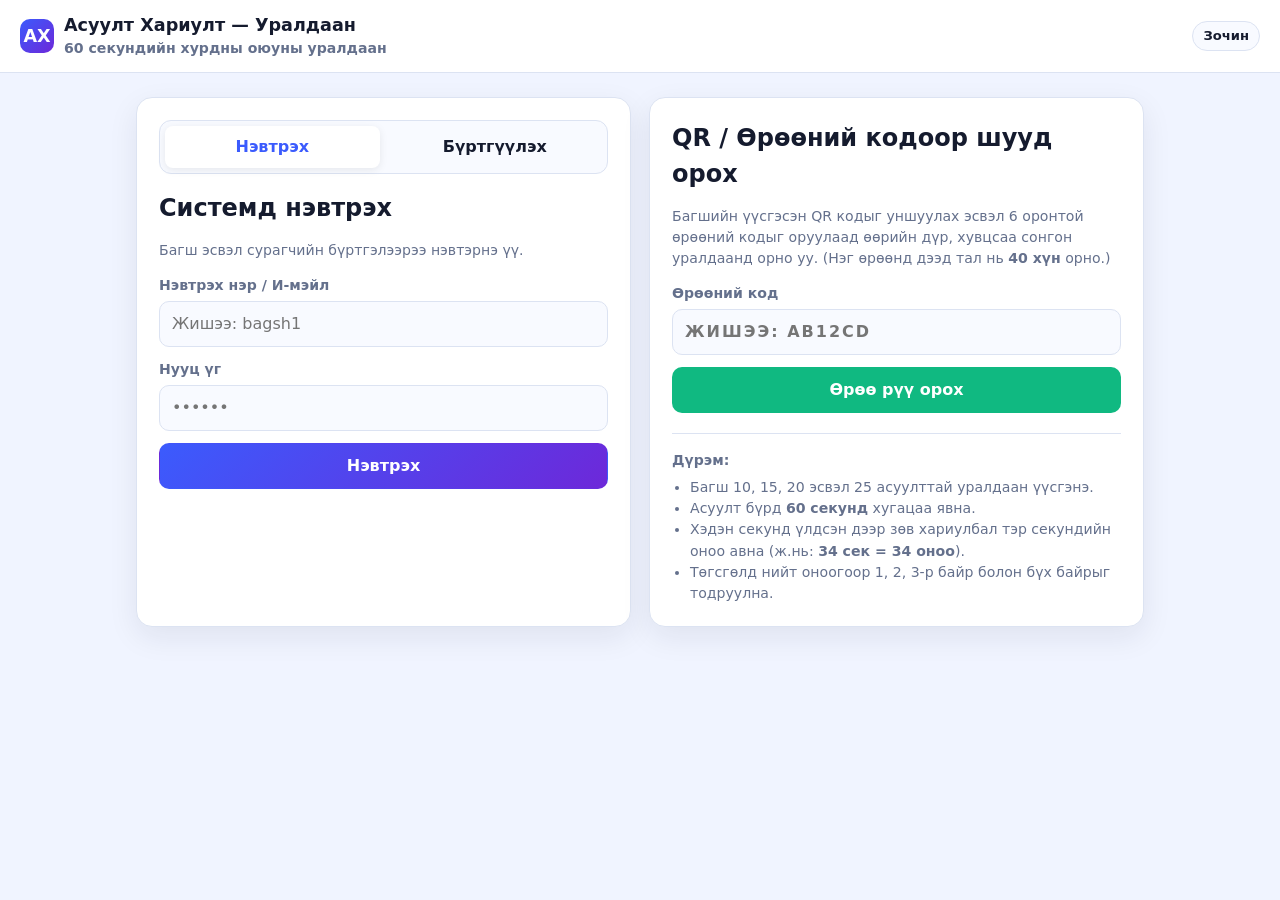
<file: asuult-hariult-uraldaan.html>
<!DOCTYPE html>
<html lang="mn">
<head>
<meta charset="UTF-8">
<meta name="viewport" content="width=device-width, initial-scale=1.0">
<title>Асуулт Хариулт — Ангийн Уралдаан</title>
<style>
  :root {
    --bg: #f0f4ff;
    --surface: #ffffff;
    --surface-2: #f8faff;
    --text: #151b2e;
    --muted: #64708c;
    --line: #dce3f2;
    --accent: #3b5bfd;
    --accent-2: #6d28d9;
    --accent-text: #ffffff;
    --ok: #10b981;
    --warn: #f59e0b;
    --bad: #ef4444;
    --gold: #f59e0b;
    --silver: #94a3b8;
    --bronze: #d97706;
    --shadow: 0 10px 30px rgba(21, 27, 46, 0.08);
  }
  @media (prefers-color-scheme: dark) {
    :root {
      --bg: #0e1322;
      --surface: #171e33;
      --surface-2: #1f2742;
      --text: #eef2ff;
      --muted: #98a4c7;
      --line: #2b3556;
      --accent: #637dff;
      --accent-2: #8b5cf6;
      --accent-text: #ffffff;
      --shadow: 0 10px 30px rgba(0, 0, 0, 0.35);
    }
  }
  * { box-sizing: border-box; }
  body {
    margin: 0;
    background: var(--bg);
    color: var(--text);
    font-family: system-ui, -apple-system, "Segoe UI", Roboto, sans-serif;
    line-height: 1.5;
    min-height: 100vh;
  }
  .topbar {
    background: var(--surface);
    border-bottom: 1px solid var(--line);
    padding: 12px 20px;
    display: flex;
    align-items: center;
    justify-content: space-between;
    gap: 12px;
    position: sticky;
    top: 0;
    z-index: 20;
  }
  .brand {
    display: flex;
    align-items: center;
    gap: 10px;
    font-weight: 800;
    font-size: 1.1rem;
  }
  .brand-badge {
    width: 34px;
    height: 34px;
    border-radius: 10px;
    background: linear-gradient(135deg, var(--accent), var(--accent-2));
    color: #fff;
    display: grid;
    place-items: center;
    font-weight: 900;
  }
  .wrap {
    max-width: 1040px;
    margin: 0 auto;
    padding: 24px 16px 64px;
  }
  .card {
    background: var(--surface);
    border: 1px solid var(--line);
    border-radius: 16px;
    padding: 22px;
    box-shadow: var(--shadow);
    margin-bottom: 18px;
  }
  .grid-2 {
    display: grid;
    grid-template-columns: repeat(auto-fit, minmax(300px, 1fr));
    gap: 18px;
  }
  .grid-3 {
    display: grid;
    grid-template-columns: repeat(auto-fit, minmax(220px, 1fr));
    gap: 14px;
  }
  h1, h2, h3 { margin: 0 0 10px; }
  .muted { color: var(--muted); }
  .small-text { font-size: 0.88rem; }
  label {
    display: block;
    font-size: 0.88rem;
    font-weight: 600;
    margin-bottom: 5px;
    color: var(--muted);
  }
  input, textarea, select {
    width: 100%;
    padding: 10px 12px;
    margin-bottom: 12px;
    font: inherit;
    color: var(--text);
    background: var(--surface-2);
    border: 1px solid var(--line);
    border-radius: 10px;
    outline: none;
  }
  input:focus, textarea:focus, select:focus {
    border-color: var(--accent);
  }
  button {
    font: inherit;
    cursor: pointer;
    padding: 10px 16px;
    border-radius: 10px;
    border: 1px solid var(--line);
    background: var(--surface-2);
    color: var(--text);
    font-weight: 600;
    transition: transform 0.08s ease, opacity 0.15s ease;
  }
  button:hover { opacity: 0.92; }
  button:active { transform: scale(0.98); }
  button.primary {
    background: linear-gradient(135deg, var(--accent), var(--accent-2));
    color: var(--accent-text);
    border-color: transparent;
  }
  button.ok {
    background: var(--ok);
    color: #fff;
    border-color: transparent;
  }
  button.danger {
    background: var(--bad);
    color: #fff;
    border-color: transparent;
  }
  button.sm {
    padding: 6px 11px;
    font-size: 0.85rem;
    border-radius: 8px;
  }
  .row {
    display: flex;
    gap: 10px;
    flex-wrap: wrap;
    align-items: center;
  }
  .tabs {
    display: flex;
    gap: 8px;
    margin-bottom: 16px;
    background: var(--surface-2);
    padding: 5px;
    border-radius: 12px;
    border: 1px solid var(--line);
  }
  .tab {
    flex: 1;
    border: 0;
    background: transparent;
    padding: 9px 12px;
    border-radius: 8px;
  }
  .tab.active {
    background: var(--surface);
    color: var(--accent);
    box-shadow: 0 2px 8px rgba(0,0,0,0.08);
  }
  .pill {
    display: inline-flex;
    align-items: center;
    gap: 6px;
    padding: 4px 10px;
    border-radius: 999px;
    font-size: 0.82rem;
    font-weight: 700;
    background: var(--surface-2);
    border: 1px solid var(--line);
  }
  .pill.accent {
    background: rgba(59, 91, 253, 0.12);
    color: var(--accent);
    border-color: rgba(59, 91, 253, 0.3);
  }
  .pill.ok {
    background: rgba(16, 185, 129, 0.14);
    color: var(--ok);
    border-color: rgba(16, 185, 129, 0.3);
  }
  .pill.warn {
    background: rgba(245, 158, 11, 0.14);
    color: var(--warn);
    border-color: rgba(245, 158, 11, 0.3);
  }
  .hidden { display: none !important; }

  /* Question Builder */
  .q-card {
    background: var(--surface-2);
    border: 1px solid var(--line);
    border-radius: 12px;
    padding: 14px;
    margin-bottom: 12px;
  }
  .opt-grid {
    display: grid;
    grid-template-columns: repeat(auto-fit, minmax(200px, 1fr));
    gap: 8px;
  }

  /* QR & Lobby */
  .qr-box {
    display: flex;
    flex-direction: column;
    align-items: center;
    justify-content: center;
    background: #ffffff;
    padding: 16px;
    border-radius: 14px;
    border: 1px solid var(--line);
    color: #111;
  }
  .room-code-big {
    font-size: 2rem;
    font-weight: 900;
    letter-spacing: 5px;
    color: var(--accent);
    margin: 6px 0;
  }
  .players-grid {
    display: grid;
    grid-template-columns: repeat(auto-fill, minmax(115px, 1fr));
    gap: 10px;
    max-height: 420px;
    overflow-y: auto;
    padding: 4px;
  }
  .player-chip {
    background: var(--surface-2);
    border: 1px solid var(--line);
    border-radius: 12px;
    padding: 8px;
    text-align: center;
    display: flex;
    flex-direction: column;
    align-items: center;
    gap: 4px;
  }
  .player-chip .pname {
    font-size: 0.84rem;
    font-weight: 700;
    word-break: break-word;
  }

  /* Avatar Customizer */
  .avatar-preview-box {
    display: flex;
    flex-direction: column;
    align-items: center;
    justify-content: center;
    background: radial-gradient(circle at top, rgba(59, 91, 253, 0.14), transparent 70%), var(--surface-2);
    border: 1px solid var(--line);
    border-radius: 16px;
    padding: 20px;
    min-height: 240px;
  }
  .swatch-row {
    display: flex;
    flex-wrap: wrap;
    gap: 8px;
    margin-bottom: 12px;
  }
  .swatch {
    width: 30px;
    height: 30px;
    border-radius: 50%;
    border: 2px solid transparent;
    cursor: pointer;
    padding: 0;
  }
  .swatch.selected {
    border-color: var(--text);
    transform: scale(1.12);
  }
  .choice-chip {
    padding: 6px 11px;
    font-size: 0.85rem;
    border-radius: 8px;
    border: 1px solid var(--line);
    background: var(--surface-2);
  }
  .choice-chip.selected {
    background: var(--accent);
    color: #fff;
    border-color: var(--accent);
  }

  /* Race Track & Timer */
  .timer-bar-wrap {
    width: 100%;
    height: 12px;
    background: var(--surface-2);
    border-radius: 999px;
    overflow: hidden;
    border: 1px solid var(--line);
    margin: 10px 0 16px;
  }
  .timer-bar {
    height: 100%;
    background: linear-gradient(90deg, var(--ok), var(--warn), var(--bad));
    transition: width 0.25s linear;
  }
  .timer-num {
    font-size: 2.2rem;
    font-weight: 900;
    font-variant-numeric: tabular-nums;
  }
  .answer-btn {
    text-align: left;
    padding: 14px 16px;
    border-radius: 12px;
    font-size: 1rem;
    display: flex;
    align-items: center;
    gap: 12px;
    background: var(--surface-2);
    border: 2px solid var(--line);
  }
  .answer-btn:hover:not(:disabled) {
    border-color: var(--accent);
  }
  .answer-btn.picked-ok {
    background: rgba(16, 185, 129, 0.16);
    border-color: var(--ok);
    color: var(--ok);
  }
  .answer-btn.picked-bad {
    background: rgba(239, 68, 68, 0.16);
    border-color: var(--bad);
    color: var(--bad);
  }
  .answer-letter {
    width: 30px;
    height: 30px;
    border-radius: 8px;
    background: var(--accent);
    color: #fff;
    display: grid;
    place-items: center;
    font-weight: 800;
    flex-shrink: 0;
  }
  .race-track {
    background: var(--surface-2);
    border: 1px solid var(--line);
    border-radius: 14px;
    padding: 12px;
    max-height: 340px;
    overflow-y: auto;
  }
  .lane {
    display: grid;
    grid-template-columns: 110px 1fr 64px;
    align-items: center;
    gap: 10px;
    padding: 6px 0;
    border-bottom: 1px dashed var(--line);
  }
  .lane:last-child { border-bottom: 0; }
  .lane-track {
    position: relative;
    height: 36px;
    background: var(--surface);
    border-radius: 999px;
    border: 1px solid var(--line);
    overflow: hidden;
  }
  .lane-runner {
    position: absolute;
    top: 2px;
    transition: left 0.45s cubic-bezier(.22,1,.36,1);
    display: flex;
    align-items: center;
  }

  /* Podium */
  .podium {
    display: flex;
    align-items: flex-end;
    justify-content: center;
    gap: 14px;
    margin: 24px 0;
    flex-wrap: wrap;
  }
  .podium-slot {
    width: 170px;
    text-align: center;
    background: var(--surface-2);
    border: 2px solid var(--line);
    border-radius: 16px;
    padding: 14px 10px;
  }
  .podium-slot.p1 {
    border-color: var(--gold);
    transform: translateY(-12px);
    box-shadow: 0 12px 26px rgba(245, 158, 11, 0.18);
  }
  .podium-slot.p2 { border-color: var(--silver); }
  .podium-slot.p3 { border-color: var(--bronze); }
  .rank-table {
    width: 100%;
    border-collapse: collapse;
  }
  .rank-table th, .rank-table td {
    padding: 10px 12px;
    border-bottom: 1px solid var(--line);
    text-align: left;
  }
  .rank-table th {
    color: var(--muted);
    font-size: 0.85rem;
  }
</style>
</head>
<body>

<header class="topbar">
  <div class="brand">
    <div class="brand-badge">АХ</div>
    <div>
      <div>Асуулт Хариулт — Уралдаан</div>
      <div class="muted small-text" id="topSub">60 секундийн хурдны оюуны уралдаан</div>
    </div>
  </div>
  <div class="row" id="topUserArea"></div>
</header>

<main class="wrap">
  <!-- 1. AUTH VIEW -->
  <section id="viewAuth" class="grid-2">
    <div class="card">
      <div class="tabs">
        <button class="tab active" id="tabLoginBtn" type="button">Нэвтрэх</button>
        <button class="tab" id="tabRegBtn" type="button">Бүртгүүлэх</button>
      </div>

      <form id="loginForm">
        <h2>Системд нэвтрэх</h2>
        <p class="muted small-text">Багш эсвэл сурагчийн бүртгэлээрээ нэвтэрнэ үү.</p>
        <label for="loginUser">Нэвтрэх нэр / И-мэйл</label>
        <input id="loginUser" required placeholder="Жишээ: bagsh1">
        <label for="loginPass">Нууц үг</label>
        <input id="loginPass" type="password" required placeholder="••••••">
        <button class="primary" type="submit" style="width:100%">Нэвтрэх</button>
      </form>

      <form id="regForm" class="hidden">
        <h2>Шинээр бүртгүүлэх</h2>
        <p class="muted small-text">Багшаар бүртгүүлбэл асуулт зохиож QR өрөө үүсгэнэ.</p>
        <label for="regName">Бүтэн нэр</label>
        <input id="regName" required placeholder="Жишээ: Б.Тэмүүлэн">
        <label for="regUser">Нэвтрэх нэр</label>
        <input id="regUser" required placeholder="Жишээ: bagsh_b">
        <label for="regPass">Нууц үг</label>
        <input id="regPass" type="password" required minlength="4" placeholder="Хамгийн багадаа 4 тэмдэгт">
        <label for="regRole">Үүрэг</label>
        <select id="regRole">
          <option value="teacher">Багш (Асуулт бэлтгэх, QR үүсгэх)</option>
          <option value="student">Сурагч (Уралдаанд оролцох)</option>
        </select>
        <button class="primary" type="submit" style="width:100%">Бүртгүүлэх</button>
      </form>
    </div>

    <div class="card">
      <h2>QR / Өрөөний кодоор шууд орох</h2>
      <p class="muted small-text">
        Багшийн үүсгэсэн QR кодыг уншуулах эсвэл 6 оронтой өрөөний кодыг оруулаад өөрийн дүр, хувцсаа сонгон уралдаанд орно уу. (Нэг өрөөнд дээд тал нь <b>40 хүн</b> орно.)
      </p>
      <label for="quickRoomCode">Өрөөний код</label>
      <input id="quickRoomCode" placeholder="Жишээ: AB12CD" maxlength="8" style="text-transform:uppercase; font-weight:700; letter-spacing:2px;">
      <button class="ok" id="quickJoinBtn" type="button" style="width:100%">Өрөө рүү орох</button>

      <div style="margin-top:20px; padding-top:16px; border-top:1px solid var(--line);">
        <div class="small-text muted"><b>Дүрэм:</b></div>
        <ul class="small-text muted" style="padding-left:18px; margin:6px 0 0;">
          <li>Багш 10, 15, 20 эсвэл 25 асуулттай уралдаан үүсгэнэ.</li>
          <li>Асуулт бүрд <b>60 секунд</b> хугацаа явна.</li>
          <li>Хэдэн секунд үлдсэн дээр зөв хариулбал тэр секундийн оноо авна (ж.нь: <b>34 сек = 34 оноо</b>).</li>
          <li>Төгсгөлд нийт оноогоор 1, 2, 3-р байр болон бүх байрыг тодруулна.</li>
        </ul>
      </div>
    </div>
  </section>

  <!-- 2. TEACHER DASHBOARD (CREATE QUIZ) -->
  <section id="viewTeacher" class="hidden">
    <div class="card">
      <div class="row" style="justify-content:space-between;">
        <div>
          <h2>Багшийн самбар — Асуулт бэлтгэх</h2>
          <p class="muted small-text" style="margin:0;">Асуултын тоогоо (10, 15, 20, 25) сонгоод асуултуудаа оруулна уу.</p>
        </div>
        <div class="row">
          <button type="button" id="fillSampleBtn">Жишээ асуулт дүүргэх</button>
          <button type="button" class="primary" id="createRoomBtn">QR өрөө үүсгэх</button>
        </div>
      </div>

      <div class="grid-2" style="margin-top:16px;">
        <div>
          <label for="quizTitle">Уралдааны нэр</label>
          <input id="quizTitle" value="Танин мэдэхүйн уралдаан" placeholder="Жишээ: Математик - 7-р анги">
        </div>
        <div>
          <label for="quizCount">Асуултын тоо</label>
          <select id="quizCount">
            <option value="10">10 асуулт</option>
            <option value="15">15 асуулт</option>
            <option value="20">20 асуулт</option>
            <option value="25">25 асуулт</option>
          </select>
        </div>
      </div>

      <div id="questionsBuilder"></div>
    </div>
  </section>

  <!-- 3. STUDENT JOIN & CHARACTER CUSTOMIZER -->
  <section id="viewJoin" class="hidden">
    <div class="grid-2">
      <div class="card">
        <h2>Өрөөнд нэгдэх &amp; Дүр бүтээх</h2>
        <p class="muted small-text">Өөрийн нэр, дүр болон хувцсаа сонгоод уралдаанд бэлдээрэй.</p>

        <label for="joinRoomInput">Өрөөний код</label>
        <input id="joinRoomInput" maxlength="8" style="text-transform:uppercase; font-weight:800; letter-spacing:2px;">

        <label for="studentNameInput">Таны нэр</label>
        <input id="studentNameInput" maxlength="24" placeholder="Жишээ: Анужин">

        <label>Хувцасны загвар</label>
        <div class="swatch-row" id="outfitChoices"></div>

        <label>Хувцасны өнгө</label>
        <div class="swatch-row" id="outfitColors"></div>

        <label>Малгай / Гоёл</label>
        <div class="swatch-row" id="hatChoices"></div>

        <label>Нүүрний хувирал</label>
        <div class="swatch-row" id="faceChoices"></div>

        <label>Арьсны өнгө</label>
        <div class="swatch-row" id="skinColors"></div>

        <button class="primary" id="confirmJoinBtn" type="button" style="width:100%; margin-top:6px;">
          Энэ дүрээр уралдаанд орох
        </button>
        <div id="joinError" class="small-text" style="color:var(--bad); margin-top:8px;"></div>
      </div>

      <div class="card">
        <h3>Таны дүр</h3>
        <div class="avatar-preview-box">
          <div id="avatarPreviewSvg"></div>
          <div id="avatarPreviewName" style="font-weight:800; font-size:1.15rem; margin-top:10px;">Сурагч</div>
          <div class="muted small-text">Уралдааны зам дээр таны дүр ингэж харагдана</div>
        </div>
      </div>
    </div>
  </section>

  <!-- 4. TEACHER LOBBY (QR + MAX 40 CAPACITY) -->
  <section id="viewLobby" class="hidden">
    <div class="grid-2">
      <div class="card" style="text-align:center;">
        <span class="pill accent">Багшийн хүлээлгийн өрөө</span>
        <h2 id="lobbyQuizTitle" style="margin-top:8px;">Уралдаан</h2>
        <div class="room-code-big" id="lobbyRoomCode">------</div>
        <div class="qr-box" style="margin:12px auto; width:fit-content;">
          <canvas id="qrCanvas" width="220" height="220"></canvas>
          <div class="small-text" style="margin-top:8px; font-weight:700;">QR кодыг уншуулж орно уу</div>
        </div>
        <div class="row" style="justify-content:center; margin-top:10px;">
          <button type="button" class="sm" id="copyLinkBtn">Холбоос хуулах</button>
          <button type="button" class="sm" id="addBotsBtn">+5 жишээ хүүхэд нэмэх</button>
        </div>
        <p class="muted small-text" id="joinUrlText" style="word-break:break-all; margin-top:10px;"></p>
      </div>

      <div class="card">
        <div class="row" style="justify-content:space-between; margin-bottom:12px;">
          <div>
            <h3 style="margin:0;">Оролцогчид</h3>
            <div class="muted small-text">Дээд багтаамж: 40 хүүхэд</div>
          </div>
          <span class="pill ok" id="capacityPill">0 / 40</span>
        </div>

        <div class="players-grid" id="lobbyPlayersGrid"></div>

        <div class="row" style="margin-top:16px; justify-content:space-between;">
          <button type="button" id="backToBuilderBtn">Буцах</button>
          <button type="button" class="primary" id="startRaceBtn">Уралдаан эхлүүлэх</button>
        </div>
      </div>
    </div>
  </section>

  <!-- 5. STUDENT WAITING ROOM -->
  <section id="viewStudentWait" class="hidden">
    <div class="card" style="text-align:center; max-width:560px; margin:0 auto;">
      <span class="pill ok">Өрөөнд амжилттай орлоо</span>
      <h2 id="waitRoomTitle" style="margin-top:10px;">Багш эхлүүлэхийг хүлээж байна...</h2>
      <div id="waitMyAvatar" style="margin:14px auto;"></div>
      <div id="waitMyName" style="font-size:1.2rem; font-weight:800;"></div>
      <div class="muted small-text" id="waitCountText" style="margin-top:6px;">Нийт оролцогч: 1 / 40</div>
      <div style="margin-top:18px;">
        <button type="button" class="sm" id="leaveRoomBtn">Өрөөнөөс гарах</button>
      </div>
    </div>
  </section>

  <!-- 6. LIVE RACE VIEW (TEACHER & STUDENT) -->
  <section id="viewRace" class="hidden">
    <div class="card">
      <div class="row" style="justify-content:space-between;">
        <span class="pill accent" id="raceQProgress">Асуулт 1 / 10</span>
        <div class="row">
          <span class="pill warn" id="raceScorePill">Оноо: 0</span>
          <div class="timer-num" id="raceTimerNum">60</div>
        </div>
      </div>

      <div class="timer-bar-wrap">
        <div class="timer-bar" id="raceTimerBar" style="width:100%;"></div>
      </div>

      <h2 id="raceQText" style="font-size:1.35rem; margin-bottom:14px;">Асуулт...</h2>

      <div class="grid-2" id="raceOptions"></div>

      <div id="raceFeedback" class="small-text" style="margin-top:12px; font-weight:700;"></div>

      <div id="teacherRaceControls" class="row hidden" style="margin-top:14px; justify-content:flex-end;">
        <button type="button" class="primary" id="nextQuestionBtn">Дараагийн асуулт →</button>
      </div>
    </div>

    <div class="card">
      <div class="row" style="justify-content:space-between; margin-bottom:10px;">
        <h3 style="margin:0;">Амьд уралдааны зам</h3>
        <span class="muted small-text">Хурдан зөв хариулсан нь түрүүлнэ</span>
      </div>
      <div class="race-track" id="raceTrack"></div>
    </div>
  </section>

  <!-- 7. FINAL PODIUM & LEADERBOARD -->
  <section id="viewResults" class="hidden">
    <div class="card">
      <div style="text-align:center;">
        <span class="pill ok">Уралдаан дууслаа!</span>
        <h2 style="margin-top:8px;">Эцсийн байр эзлэлт</h2>
        <p class="muted small-text">Хүүхдүүдийн цуглуулсан нийт оноогоор байр эзлүүллээ.</p>
      </div>

      <div class="podium" id="podiumArea"></div>

      <table class="rank-table">
        <thead>
          <tr>
            <th>Байр</th>
            <th>Оролцогч</th>
            <th>Зөв хариулт</th>
            <th>Нийт оноо</th>
          </tr>
        </thead>
        <tbody id="rankTableBody"></tbody>
      </table>

      <div class="row" style="justify-content:center; margin-top:20px;">
        <button type="button" class="primary" id="newRaceBtn">Нүүр рүү буцах</button>
      </div>
    </div>
  </section>
</main>

<script>
(() => {
  "use strict";

  const USERS_KEY = "qa_race_users_v1";
  const SESSION_KEY = "qa_race_session_v1";
  const ROOM_PREFIX = "qa_race_room_";
  const MAX_PLAYERS = 40;
  const QUESTION_SECONDS = 60;
  const channel = ("BroadcastChannel" in window) ? new BroadcastChannel("qa_race_sync_v1") : null;

  const OUTFITS = [
    { id: "hoodie", label: "Юүдэнтэй" },
    { id: "sport", label: "Спорт" },
    { id: "uniform", label: "Дүрэмт" },
    { id: "suit", label: "Костюм" },
    { id: "cape", label: "Баатар" }
  ];
  const OUTFIT_COLORS = ["#3b5bfd", "#ef4444", "#10b981", "#f59e0b", "#8b5cf6", "#ec4899", "#06b6d4", "#334155"];
  const HATS = [
    { id: "none", label: "Энгийн" },
    { id: "cap", label: "Малгай" },
    { id: "crown", label: "Титэм" },
    { id: "headphones", label: "Чихэвч" },
    { id: "helmet", label: "Дуулга" }
  ];
  const FACES = [
    { id: "smile", label: "Инээмсэглэл" },
    { id: "cool", label: "Нүдний шил" },
    { id: "star", label: "Одтой" },
    { id: "wink", label: "Ирмэх" }
  ];
  const SKINS = ["#fbdcc4", "#f5c29b", "#e3a778", "#c68642", "#8d5524"];

  const SAMPLE_BANK = [
    ["Монгол Улсын нийслэл аль хот вэ?", ["Дархан", "Эрдэнэт", "Улаанбаатар", "Ховд"], 2],
    ["Нарны аймгийн хамгийн том гараг аль нь вэ?", ["Ангараг", "Бархасбадь", "Сугар", "Дэлхий"], 1],
    ["12 × 12 хэдтэй тэнцүү вэ?", ["124", "132", "144", "156"], 2],
    ["Усны химийн томьёо аль нь вэ?", ["CO2", "H2O", "O2", "NaCl"], 1],
    ["Дэлхийн хамгийн урт гол аль нь вэ?", ["Хэрлэн", "Нил", "Янцзы", "Орхон"], 1],
    ["Нэг цагт хэдэн минут байдаг вэ?", ["30", "45", "60", "90"], 2],
    ["Монгол бичгийг ямар чиглэлээр бичдэг вэ?", ["Дээрээс доош", "Баруунаас зүүн", "Доороос дээш", "Зүүнээс баруун"], 0],
    ["Гурвалжны дотоод өнцгүүдийн нийлбэр хэдэн градус вэ?", ["90°", "180°", "270°", "360°"], 1],
    ["Хүний биеийн хамгийн том эрхтэн юу вэ?", ["Зүрх", "Элэг", "Арьс", "Уушги"], 2],
    ["1 килобайт нь хэдэн байт байдаг вэ?", ["512", "1000", "1024", "2048"], 2],
    ["Монголын хамгийн өндөр уулын оргил аль нь вэ?", ["Отгонтэнгэр", "Хүйтэн оргил", "Асралт хайрхан", "Сутай"], 1],
    ["Ногоон ургамал гэрэлд ямар хий ялгаруулдаг вэ?", ["Хүчилтөрөгч", "Нүүрсхүчил", "Азот", "Устөрөгч"], 0],
    ["7 × 8 + 4 = ?", ["56", "60", "64", "52"], 1],
    ["Дэлхийн дагуул юу вэ?", ["Сар", "Нар", "Сугар", "Тэнгэрийн ван"], 0],
    ["1 километрт хэдэн метр байдаг вэ?", ["100", "500", "1000", "10000"], 2],
    ["Хөгжмийн үндсэн 7 нотны эхнийх нь юу вэ?", ["Ре", "До", "Ми", "Фа"], 1],
    ["Монгол Улс хэдэн аймагтай вэ?", ["18", "20", "21", "22"], 2],
    ["Тэгш өнцөгтийн талууд 5см ба 8см бол талбай нь хэд вэ?", ["13 см²", "26 см²", "40 см²", "45 см²"], 2],
    ["Дэлхий Нарыг нэг бүтэн тойроход хэдэн хоног зарцуулдаг вэ?", ["30", "180", "365", "400"], 2],
    ["Шатрын хөлөг хэдэн нүдтэй вэ?", ["36", "48", "64", "81"], 2],
    ["Аль нь анхны тоо вэ?", ["9", "15", "17", "21"], 2],
    ["Солонгын өнгө хэд байдаг вэ?", ["5", "6", "7", "8"], 2],
    ["Монголын хамгийн том нуур аль нь вэ?", ["Хөвсгөл", "Увс нуур", "Хяргас", "Буйр"], 1],
    ["Компьютерийн 'тархи' гэж юуг нэрлэдэг вэ?", ["RAM", "CPU", "SSD", "GPU"], 1],
    ["250 - 75 = ?", ["165", "175", "185", "195"], 1]
  ];

  const state = {
    user: loadSession(),
    roomCode: null,
    isHost: false,
    playerId: null,
    avatar: {
      outfit: "hoodie",
      color: OUTFIT_COLORS[0],
      hat: "cap",
      face: "smile",
      skin: SKINS[0]
    },
    timerInterval: null,
    botTimeouts: [],
    answeredForQ: -1
  };

  function esc(s) {
    return String(s).replace(/[&<>"']/g, c => ({"&":"&amp;","<":"&lt;",">":"&gt;",'"':"&quot;","'":"&#39;"}[c]));
  }
  function uid() {
    return Date.now().toString(36) + Math.random().toString(36).slice(2, 7);
  }
  function genRoomCode() {
    const chars = "ABCDEFGHJKLMNPQRSTUVWXYZ23456789";
    let code = "";
    for (let i = 0; i < 6; i++) code += chars[Math.floor(Math.random() * chars.length)];
    return code;
  }

  function loadUsers() {
    try { return JSON.parse(localStorage.getItem(USERS_KEY) || "[]"); } catch { return []; }
  }
  function saveUsers(users) {
    localStorage.setItem(USERS_KEY, JSON.stringify(users));
  }
  function loadSession() {
    try { return JSON.parse(sessionStorage.getItem(SESSION_KEY) || localStorage.getItem(SESSION_KEY) || "null"); } catch { return null; }
  }
  function saveSession(user) {
    state.user = user;
    if (user) localStorage.setItem(SESSION_KEY, JSON.stringify(user));
    else localStorage.removeItem(SESSION_KEY);
  }
  function loadRoom(code) {
    if (!code) return null;
    try { return JSON.parse(localStorage.getItem(ROOM_PREFIX + code) || "null"); } catch { return null; }
  }
  function saveRoom(room) {
    localStorage.setItem(ROOM_PREFIX + room.code, JSON.stringify(room));
    if (channel) channel.postMessage({ type: "room_update", code: room.code });
  }

  // ---------- AVATAR SVG RENDERER ----------
  function renderAvatarSVG(av, size = 76) {
    const c = av.color || "#3b5bfd";
    const skin = av.skin || "#fbdcc4";
    let outfitSvg = "";
    if (av.outfit === "cape") {
      outfitSvg = `<path d="M18 54 L10 92 L90 92 L82 54 Z" fill="#dc2626"/>
                   <rect x="26" y="54" width="48" height="38" rx="12" fill="${c}"/>
                   <polygon points="50,60 54,68 62,68 56,73 58,81 50,76 42,81 44,73 38,68 46,68" fill="#fbbf24"/>`;
    } else if (av.outfit === "suit") {
      outfitSvg = `<rect x="24" y="54" width="52" height="38" rx="12" fill="${c}"/>
                   <polygon points="44,54 56,54 50,76" fill="#ffffff"/>
                   <polygon points="48,58 52,58 51,78 49,78" fill="#ef4444"/>`;
    } else if (av.outfit === "uniform") {
      outfitSvg = `<rect x="24" y="54" width="52" height="38" rx="12" fill="${c}"/>
                   <path d="M36 54 L50 66 L64 54" fill="none" stroke="#ffffff" stroke-width="4"/>`;
    } else if (av.outfit === "sport") {
      outfitSvg = `<rect x="24" y="54" width="52" height="38" rx="12" fill="${c}"/>
                   <rect x="33" y="54" width="6" height="38" fill="#ffffff" opacity="0.7"/>
                   <rect x="61" y="54" width="6" height="38" fill="#ffffff" opacity="0.7"/>`;
    } else {
      // hoodie
      outfitSvg = `<rect x="24" y="54" width="52" height="38" rx="14" fill="${c}"/>
                   <path d="M38 56 Q50 66 62 56" fill="none" stroke="#ffffff" stroke-width="3" opacity="0.8"/>`;
    }

    let faceSvg = "";
    if (av.face === "cool") {
      faceSvg = `<rect x="32" y="29" width="15" height="9" rx="3" fill="#111827"/>
                 <rect x="53" y="29" width="15" height="9" rx="3" fill="#111827"/>
                 <line x1="47" y1="33" x2="53" y2="33" stroke="#111827" stroke-width="2"/>
                 <path d="M43 44 Q50 49 57 44" fill="none" stroke="#111827" stroke-width="2.5" stroke-linecap="round"/>`;
    } else if (av.face === "star") {
      faceSvg = `<text x="36" y="38" font-size="11">⭐</text><text x="54" y="38" font-size="11">⭐</text>
                 <path d="M42 44 Q50 51 58 44" fill="none" stroke="#111827" stroke-width="2.5" stroke-linecap="round"/>`;
    } else if (av.face === "wink") {
      faceSvg = `<circle cx="41" cy="34" r="3" fill="#111827"/>
                 <path d="M55 34 Q59 31 63 34" fill="none" stroke="#111827" stroke-width="2.5" stroke-linecap="round"/>
                 <path d="M42 44 Q50 50 58 44" fill="none" stroke="#111827" stroke-width="2.5" stroke-linecap="round"/>`;
    } else {
      faceSvg = `<circle cx="41" cy="34" r="3" fill="#111827"/>
                 <circle cx="59" cy="34" r="3" fill="#111827"/>
                 <path d="M42 43 Q50 50 58 43" fill="none" stroke="#111827" stroke-width="2.5" stroke-linecap="round"/>`;
    }

    let hatSvg = "";
    if (av.hat === "cap") {
      hatSvg = `<path d="M28 24 Q50 8 72 24 Z" fill="${c}"/>
                <rect x="26" y="22" width="54" height="5" rx="2.5" fill="#1e293b"/>`;
    } else if (av.hat === "crown") {
      hatSvg = `<polygon points="32,22 36,8 44,17 50,6 56,17 64,8 68,22" fill="#fbbf24" stroke="#b45309" stroke-width="1.5"/>`;
    } else if (av.hat === "headphones") {
      hatSvg = `<path d="M26 35 C26 14, 74 14, 74 35" fill="none" stroke="#1e293b" stroke-width="5"/>
                <rect x="21" y="29" width="8" height="15" rx="4" fill="${c}"/>
                <rect x="71" y="29" width="8" height="15" rx="4" fill="${c}"/>`;
    } else if (av.hat === "helmet") {
      hatSvg = `<circle cx="50" cy="35" r="26" fill="none" stroke="#94a3b8" stroke-width="3.5"/>
                <path d="M31 20 Q50 12 69 20" fill="none" stroke="#e2e8f0" stroke-width="3" opacity="0.8"/>`;
    }

    return `<svg width="${size}" height="${size}" viewBox="0 0 100 100" aria-hidden="true">
      ${outfitSvg}
      <circle cx="50" cy="35" r="20" fill="${skin}" stroke="#00000018" stroke-width="1.5"/>
      ${faceSvg}
      ${hatSvg}
    </svg>`;
  }

  // ---------- PURE JS QR CODE GENERATOR (Byte Mode, ECC-L, Ver 1-6) ----------
  const QR = (() => {
    const EXP = new Uint8Array(512), LOG = new Uint8Array(256);
    let x = 1;
    for (let i = 0; i < 255; i++) {
      EXP[i] = x; LOG[x] = i;
      x <<= 1; if (x & 0x100) x ^= 0x11d;
    }
    for (let i = 255; i < 512; i++) EXP[i] = EXP[i - 255];
    const gfMul = (a, b) => (a === 0 || b === 0) ? 0 : EXP[LOG[a] + LOG[b]];

    function rsGen(deg) {
      let p = [1];
      for (let i = 0; i < deg; i++) {
        const next = new Array(p.length + 1).fill(0);
        for (let j = 0; j < p.length; j++) {
          next[j] ^= p[j];
          next[j + 1] ^= gfMul(p[j], EXP[i]);
        }
        p = next;
      }
      return p;
    }
    function rsEncode(data, ecLen) {
      const gen = rsGen(ecLen);
      const res = new Uint8Array(data.length + ecLen);
      res.set(data);
      for (let i = 0; i < data.length; i++) {
        const coef = res[i];
        if (coef !== 0) {
          for (let j = 0; j < gen.length; j++) res[i + j] ^= gfMul(gen[j], coef);
        }
      }
      return res.slice(data.length);
    }

    // [version, size, dataBytes, ecBytesPerBlock, alignPos]
    const VERSIONS = [
      [1, 21, 19, 7, []],
      [2, 25, 34, 10, [6, 18]],
      [3, 29, 55, 15, [6, 22]],
      [4, 33, 80, 20, [6, 26]],
      [5, 37, 108, 26, [6, 30]],
      [6, 41, 136, 18, [6, 34]] // 2 blocks for v6
    ];

    function encode(text) {
      const bytes = new TextEncoder().encode(text);
      let ver = VERSIONS.find(v => bytes.length + 2 <= v[2]);
      if (!ver) ver = VERSIONS[VERSIONS.length - 1];
      const [vNum, N, dataCap, ecLen, align] = ver;

      const bits = [];
      const pushBits = (val, len) => { for (let i = len - 1; i >= 0; i--) bits.push((val >> i) & 1); };
      pushBits(0b0100, 4);
      pushBits(Math.min(bytes.length, dataCap - 2), 8);
      for (let i = 0; i < Math.min(bytes.length, dataCap - 2); i++) pushBits(bytes[i], 8);
      pushBits(0, Math.min(4, dataCap * 8 - bits.length));
      while (bits.length % 8 !== 0) bits.push(0);

      const codewords = [];
      for (let i = 0; i < bits.length; i += 8) {
        let b = 0;
        for (let j = 0; j < 8; j++) b = (b << 1) | bits[i + j];
        codewords.push(b);
      }
      const pads = [0xec, 0x11];
      let pi = 0;
      while (codewords.length < dataCap) codewords.push(pads[pi++ % 2]);

      let finalBytes;
      if (vNum === 6) {
        const half = dataCap / 2;
        const b1 = codewords.slice(0, half), b2 = codewords.slice(half);
        const e1 = rsEncode(b1, ecLen), e2 = rsEncode(b2, ecLen);
        finalBytes = [];
        for (let i = 0; i < half; i++) finalBytes.push(b1[i], b2[i]);
        for (let i = 0; i < ecLen; i++) finalBytes.push(e1[i], e2[i]);
      } else {
        finalBytes = [...codewords, ...rsEncode(codewords, ecLen)];
      }

      const mat = Array.from({ length: N }, () => new Int8Array(N).fill(-1));
      const fixed = Array.from({ length: N }, () => new Uint8Array(N));

      const setMod = (r, c, val) => {
        if (r >= 0 && r < N && c >= 0 && c < N) { mat[r][c] = val; fixed[r][c] = 1; }
      };
      const finder = (r0, c0) => {
        for (let dr = -1; dr <= 7; dr++) {
          for (let dc = -1; dc <= 7; dc++) {
            const r = r0 + dr, c = c0 + dc;
            if (r < 0 || r >= N || c < 0 || c >= N) continue;
            const on = (dr >= 0 && dr <= 6 && dc >= 0 && dc <= 6) &&
              (dr === 0 || dr === 6 || dc === 0 || dc === 6 || (dr >= 2 && dr <= 4 && dc >= 2 && dc <= 4));
            setMod(r, c, on ? 1 : 0);
          }
        }
      };
      finder(0, 0); finder(0, N - 7); finder(N - 7, 0);

      for (let i = 8; i < N - 8; i++) {
        setMod(6, i, i % 2 === 0 ? 1 : 0);
        setMod(i, 6, i % 2 === 0 ? 1 : 0);
      }
      setMod(N - 8, 8, 1);

      for (const ar of align) {
        for (const ac of align) {
          if (fixed[ar][ac]) continue;
          for (let dr = -2; dr <= 2; dr++) {
            for (let dc = -2; dc <= 2; dc++) {
              setMod(ar + dr, ac + dc, (Math.abs(dr) === 2 || Math.abs(dc) === 2 || (dr === 0 && dc === 0)) ? 1 : 0);
            }
          }
        }
      }

      // Reserve format info (ECC-L = 01, Mask = 000 -> 0x77c4)
      const fmtBits = 0b111011111000100; // ECC-L, mask 0
      for (let i = 0; i < 15; i++) {
        const bit = (fmtBits >> (14 - i)) & 1;
        if (i < 6) setMod(8, i, bit);
        else if (i < 8) setMod(8, i + 1, bit);
        else setMod(8, N - 15 + i, bit);

        if (i < 8) setMod(N - 1 - i, 8, bit);
        else if (i < 9) setMod(15 - i, 8, bit);
        else setMod(14 - i, 8, bit);
      }

      // Place data bits (mask 0: (r + c) % 2 === 0)
      const allBits = [];
      for (const b of finalBytes) for (let i = 7; i >= 0; i--) allBits.push((b >> i) & 1);
      let bi = 0, dir = -1;
      for (let col = N - 1; col > 0; col -= 2) {
        if (col === 6) col--;
        for (let i = 0; i < N; i++) {
          const r = dir === -1 ? (N - 1 - i) : i;
          for (let dc = 0; dc < 2; dc++) {
            const c = col - dc;
            if (!fixed[r][c]) {
              const bit = bi < allBits.length ? allBits[bi++] : 0;
              mat[r][c] = ((r + c) % 2 === 0) ? (bit ^ 1) : bit;
            }
          }
        }
        dir *= -1;
      }
      return mat;
    }

    function draw(canvas, text) {
      const mat = encode(text);
      const N = mat.length;
      const ctx = canvas.getContext("2d");
      const pad = 12;
      const cell = Math.floor((canvas.width - pad * 2) / N);
      const offset = Math.floor((canvas.width - cell * N) / 2);
      ctx.fillStyle = "#ffffff";
      ctx.fillRect(0, 0, canvas.width, canvas.height);
      ctx.fillStyle = "#000000";
      for (let r = 0; r < N; r++) {
        for (let c = 0; c < N; c++) {
          if (mat[r][c] === 1) ctx.fillRect(offset + c * cell, offset + r * cell, cell, cell);
        }
      }
    }
    return { draw };
  })();

  // ---------- NAVIGATION ----------
  const VIEWS = ["viewAuth", "viewTeacher", "viewJoin", "viewLobby", "viewStudentWait", "viewRace", "viewResults"];
  function showView(id) {
    VIEWS.forEach(v => document.getElementById(v).classList.toggle("hidden", v !== id));
    renderTopbar();
  }

  function renderTopbar() {
    const area = document.getElementById("topUserArea");
    if (!state.user) {
      area.innerHTML = `<span class="pill">Зочин</span>`;
      return;
    }
    const roleLabel = state.user.role === "teacher" ? "Багш" : "Сурагч";
    area.innerHTML = `
      <span class="pill accent">${esc(state.user.name)} (${roleLabel})</span>
      <button type="button" class="sm" id="logoutBtn">Гарах</button>
    `;
    document.getElementById("logoutBtn").onclick = () => {
      stopTimers();
      saveSession(null);
      state.roomCode = null;
      state.isHost = false;
      state.playerId = null;
      showView("viewAuth");
    };
  }

  // ---------- AUTH ----------
  document.getElementById("tabLoginBtn").onclick = () => {
    document.getElementById("tabLoginBtn").classList.add("active");
    document.getElementById("tabRegBtn").classList.remove("active");
    document.getElementById("loginForm").classList.remove("hidden");
    document.getElementById("regForm").classList.add("hidden");
  };
  document.getElementById("tabRegBtn").onclick = () => {
    document.getElementById("tabRegBtn").classList.add("active");
    document.getElementById("tabLoginBtn").classList.remove("active");
    document.getElementById("regForm").classList.remove("hidden");
    document.getElementById("loginForm").classList.add("hidden");
  };

  document.getElementById("regForm").onsubmit = e => {
    e.preventDefault();
    const name = document.getElementById("regName").value.trim();
    const username = document.getElementById("regUser").value.trim().toLowerCase();
    const pass = document.getElementById("regPass").value;
    const role = document.getElementById("regRole").value;
    const users = loadUsers();
    if (users.some(u => u.username === username)) {
      alert("Энэ нэвтрэх нэр бүртгэлтэй байна.");
      return;
    }
    const newUser = { id: uid(), name, username, pass, role };
    users.push(newUser);
    saveUsers(users);
    saveSession(newUser);
    routeAfterAuth();
  };

  document.getElementById("loginForm").onsubmit = e => {
    e.preventDefault();
    const username = document.getElementById("loginUser").value.trim().toLowerCase();
    const pass = document.getElementById("loginPass").value;
    const user = loadUsers().find(u => u.username === username && u.pass === pass);
    if (!user) {
      alert("Нэвтрэх нэр эсвэл нууц үг буруу байна.");
      return;
    }
    saveSession(user);
    routeAfterAuth();
  };

  document.getElementById("quickJoinBtn").onclick = () => {
    const code = document.getElementById("quickRoomCode").value.trim().toUpperCase();
    openJoinView(code);
  };

  function routeAfterAuth() {
    if (!state.user) { showView("viewAuth"); return; }
    if (state.user.role === "teacher") {
      buildQuestionInputs();
      showView("viewTeacher");
    } else {
      openJoinView("");
    }
  }

  // ---------- TEACHER QUESTION BUILDER (10, 15, 20, 25) ----------
  const quizCountEl = document.getElementById("quizCount");
  quizCountEl.onchange = buildQuestionInputs;

  function buildQuestionInputs() {
    const count = parseInt(quizCountEl.value, 10);
    const container = document.getElementById("questionsBuilder");
    const existing = readBuilderQuestions();
    let html = "";
    for (let i = 0; i < count; i++) {
      const q = existing[i] || { text: "", opts: ["", "", "", ""], correct: 0 };
      html += `
        <div class="q-card" data-qi="${i}">
          <div class="row" style="justify-content:space-between; margin-bottom:6px;">
            <strong>Асуулт #${i + 1}</strong>
            <select class="q-correct" style="width:auto; margin:0; padding:4px 8px;">
              <option value="0" ${q.correct === 0 ? "selected" : ""}>Зөв: A</option>
              <option value="1" ${q.correct === 1 ? "selected" : ""}>Зөв: B</option>
              <option value="2" ${q.correct === 2 ? "selected" : ""}>Зөв: C</option>
              <option value="3" ${q.correct === 3 ? "selected" : ""}>Зөв: D</option>
            </select>
          </div>
          <input class="q-text" placeholder="Асуултаа бичнэ үү..." value="${esc(q.text)}">
          <div class="opt-grid">
            <input class="q-opt" data-oi="0" placeholder="A хариулт" value="${esc(q.opts[0])}">
            <input class="q-opt" data-oi="1" placeholder="B хариулт" value="${esc(q.opts[1])}">
            <input class="q-opt" data-oi="2" placeholder="C хариулт" value="${esc(q.opts[2])}">
            <input class="q-opt" data-oi="3" placeholder="D хариулт" value="${esc(q.opts[3])}">
          </div>
        </div>
      `;
    }
    container.innerHTML = html;
  }

  function readBuilderQuestions() {
    const cards = document.querySelectorAll("#questionsBuilder .q-card");
    return Array.from(cards).map(c => ({
      text: c.querySelector(".q-text").value.trim(),
      opts: Array.from(c.querySelectorAll(".q-opt")).map(i => i.value.trim()),
      correct: parseInt(c.querySelector(".q-correct").value, 10)
    }));
  }

  document.getElementById("fillSampleBtn").onclick = () => {
    const count = parseInt(quizCountEl.value, 10);
    const cards = document.querySelectorAll("#questionsBuilder .q-card");
    cards.forEach((c, idx) => {
      const sample = SAMPLE_BANK[idx % SAMPLE_BANK.length];
      c.querySelector(".q-text").value = sample[0];
      const opts = c.querySelectorAll(".q-opt");
      sample[1].forEach((o, oi) => { opts[oi].value = o; });
      c.querySelector(".q-correct").value = String(sample[2]);
    });
  };

  document.getElementById("createRoomBtn").onclick = () => {
    const title = document.getElementById("quizTitle").value.trim() || "Ангийн уралдаан";
    const questions = readBuilderQuestions();
    const invalid = questions.findIndex(q => !q.text || q.opts.some(o => !o));
    if (invalid !== -1) {
      alert(`Асуулт #${invalid + 1}-ийн бүх талбарыг бөглөнө үү (эсвэл "Жишээ асуулт дүүргэх" дарна уу).`);
      return;
    }
    const code = genRoomCode();
    const room = {
      code,
      title,
      hostId: state.user ? state.user.id : "host",
      questions,
      status: "lobby", // lobby | racing | finished
      currentQ: 0,
      qStartTime: 0,
      players: [] // { id, name, avatar, score, correctCount, answers: { [qIdx]: { pts, ok } }, isBot }
    };
    saveRoom(room);
    state.roomCode = code;
    state.isHost = true;
    openLobby();
  };

  // ---------- STUDENT JOIN & AVATAR CUSTOMIZER ----------
  function openJoinView(prefillCode) {
    document.getElementById("joinRoomInput").value = prefillCode || "";
    document.getElementById("studentNameInput").value = state.user ? state.user.name : "";
    document.getElementById("joinError").textContent = "";
    renderCustomizerControls();
    updateAvatarPreview();
    showView("viewJoin");
  }

  function renderCustomizerControls() {
    const makeChips = (elId, items, key) => {
      const el = document.getElementById(elId);
      el.innerHTML = items.map(it => `
        <button type="button" class="choice-chip ${state.avatar[key] === it.id ? "selected" : ""}" data-val="${it.id}">${it.label}</button>
      `).join("");
      el.querySelectorAll("button").forEach(b => b.onclick = () => {
        state.avatar[key] = b.dataset.val;
        renderCustomizerControls();
        updateAvatarPreview();
      });
    };
    const makeSwatches = (elId, colors, key) => {
      const el = document.getElementById(elId);
      el.innerHTML = colors.map(col => `
        <button type="button" class="swatch ${state.avatar[key] === col ? "selected" : ""}" style="background:${col}" data-val="${col}"></button>
      `).join("");
      el.querySelectorAll("button").forEach(b => b.onclick = () => {
        state.avatar[key] = b.dataset.val;
        renderCustomizerControls();
        updateAvatarPreview();
      });
    };

    makeChips("outfitChoices", OUTFITS, "outfit");
    makeSwatches("outfitColors", OUTFIT_COLORS, "color");
    makeChips("hatChoices", HATS, "hat");
    makeChips("faceChoices", FACES, "face");
    makeSwatches("skinColors", SKINS, "skin");
  }

  function updateAvatarPreview() {
    document.getElementById("avatarPreviewSvg").innerHTML = renderAvatarSVG(state.avatar, 140);
    const n = document.getElementById("studentNameInput").value.trim();
    document.getElementById("avatarPreviewName").textContent = n || "Сурагч";
  }
  document.getElementById("studentNameInput").addEventListener("input", updateAvatarPreview);

  document.getElementById("confirmJoinBtn").onclick = () => {
    const err = document.getElementById("joinError");
    err.textContent = "";
    const code = document.getElementById("joinRoomInput").value.trim().toUpperCase();
    const name = document.getElementById("studentNameInput").value.trim();
    if (!code) { err.textContent = "Өрөөний кодоо оруулна уу."; return; }
    if (!name) { err.textContent = "Нэрээ оруулна уу."; return; }

    const room = loadRoom(code);
    if (!room) { err.textContent = "Ийм кодтой өрөө олдсонгүй."; return; }
    if (room.players.length >= MAX_PLAYERS) {
      err.textContent = `Өрөө дүүрсэн байна (Дээд тал нь ${MAX_PLAYERS} хүн).`;
      return;
    }
    if (room.status === "finished") {
      err.textContent = "Энэ уралдаан аль хэдийн дууссан байна.";
      return;
    }

    const player = {
      id: uid(),
      name,
      avatar: { ...state.avatar },
      score: 0,
      correctCount: 0,
      answers: {},
      isBot: false
    };
    room.players.push(player);
    saveRoom(room);

    state.roomCode = code;
    state.isHost = false;
    state.playerId = player.id;
    state.answeredForQ = -1;

    if (room.status === "racing") {
      enterRaceView();
    } else {
      renderStudentWait();
      showView("viewStudentWait");
    }
  };

  // ---------- LOBBY (TEACHER) ----------
  function openLobby() {
    const room = loadRoom(state.roomCode);
    if (!room) return;
    document.getElementById("lobbyQuizTitle").textContent = `${room.title} (${room.questions.length} асуулт)`;
    document.getElementById("lobbyRoomCode").textContent = room.code;
    const baseUrl = window.location.href.split("?")[0];
    const joinUrl = `${baseUrl}?room=${room.code}`;
    document.getElementById("joinUrlText").textContent = joinUrl;
    QR.draw(document.getElementById("qrCanvas"), joinUrl);
    renderLobbyPlayers();
    showView("viewLobby");
  }

  function renderLobbyPlayers() {
    const room = loadRoom(state.roomCode);
    if (!room) return;
    document.getElementById("capacityPill").textContent = `${room.players.length} / ${MAX_PLAYERS}`;
    const grid = document.getElementById("lobbyPlayersGrid");
    if (!room.players.length) {
      grid.innerHTML = `<div class="muted small-text" style="grid-column:1/-1; padding:20px; text-align:center;">Одоогоор сурагч орж ирээгүй байна. QR кодыг уншуулна уу.</div>`;
      return;
    }
    grid.innerHTML = room.players.map(p => `
      <div class="player-chip">
        ${renderAvatarSVG(p.avatar, 56)}
        <div class="pname">${esc(p.name)}</div>
      </div>
    `).join("");
  }

  document.getElementById("copyLinkBtn").onclick = async () => {
    const txt = document.getElementById("joinUrlText").textContent;
    try {
      await navigator.clipboard.writeText(txt);
      alert("Холбоосыг хууллаа!");
    } catch {
      prompt("Энэ холбоосыг хуулж авна уу:", txt);
    }
  };

  document.getElementById("addBotsBtn").onclick = () => {
    const room = loadRoom(state.roomCode);
    if (!room) return;
    const botNames = ["Бат", "Сарнай", "Төгөлдөр", "Мишээл", "Энхжин", "Болд", "Ану", "Хүслэн", "Номин", "Оргил"];
    let added = 0;
    while (added < 5 && room.players.length < MAX_PLAYERS) {
      const idx = room.players.length + 1;
      room.players.push({
        id: "bot_" + uid(),
        name: `${botNames[idx % botNames.length]} #${idx}`,
        avatar: {
          outfit: OUTFITS[idx % OUTFITS.length].id,
          color: OUTFIT_COLORS[idx % OUTFIT_COLORS.length],
          hat: HATS[idx % HATS.length].id,
          face: FACES[idx % FACES.length].id,
          skin: SKINS[idx % SKINS.length]
        },
        score: 0,
        correctCount: 0,
        answers: {},
        isBot: true
      });
      added++;
    }
    saveRoom(room);
    renderLobbyPlayers();
  };

  document.getElementById("backToBuilderBtn").onclick = () => showView("viewTeacher");

  document.getElementById("startRaceBtn").onclick = () => {
    const room = loadRoom(state.roomCode);
    if (!room) return;
    if (!room.players.length) {
      alert("Ядаж 1 оролцогч орсон байх шаардлагатай.");
      return;
    }
    room.status = "racing";
    room.currentQ = 0;
    room.qStartTime = Date.now();
    saveRoom(room);
    enterRaceView();
  };

  // ---------- STUDENT WAIT ----------
  function renderStudentWait() {
    const room = loadRoom(state.roomCode);
    if (!room) return;
    const me = room.players.find(p => p.id === state.playerId);
    if (me) {
      document.getElementById("waitMyAvatar").innerHTML = renderAvatarSVG(me.avatar, 110);
      document.getElementById("waitMyName").textContent = me.name;
    }
    document.getElementById("waitRoomTitle").textContent = `${room.title} — Багш эхлүүлэхийг хүлээж байна...`;
    document.getElementById("waitCountText").textContent = `Нийт оролцогч: ${room.players.length} / ${MAX_PLAYERS}`;
  }

  document.getElementById("leaveRoomBtn").onclick = () => {
    state.roomCode = null;
    state.playerId = null;
    showView("viewAuth");
  };

  // ---------- RACE LOGIC (60s COUNTDOWN, SECONDS = POINTS) ----------
  function stopTimers() {
    if (state.timerInterval) { clearInterval(state.timerInterval); state.timerInterval = null; }
    state.botTimeouts.forEach(t => clearTimeout(t));
    state.botTimeouts = [];
  }

  function enterRaceView() {
    showView("viewRace");
    renderRaceQuestion();
    startTimerLoop();
  }

  function startTimerLoop() {
    stopTimers();
    scheduleBotsForCurrentQuestion();
    state.timerInterval = setInterval(() => {
      const room = loadRoom(state.roomCode);
      if (!room || room.status !== "racing") {
        stopTimers();
        if (room && room.status === "finished") showResults();
        return;
      }
      const elapsed = Math.floor((Date.now() - room.qStartTime) / 1000);
      const rem = Math.max(0, QUESTION_SECONDS - elapsed);
      document.getElementById("raceTimerNum").textContent = rem;
      document.getElementById("raceTimerBar").style.width = `${(rem / QUESTION_SECONDS) * 100}%`;

      if (rem === 0 && state.isHost) {
        // Auto-advance after brief pause if time runs out
        advanceQuestion();
      }
    }, 250);
  }

  function scheduleBotsForCurrentQuestion() {
    if (!state.isHost) return;
    const room = loadRoom(state.roomCode);
    if (!room) return;
    const qIdx = room.currentQ;
    const q = room.questions[qIdx];
    room.players.filter(p => p.isBot && !p.answers[qIdx]).forEach(bot => {
      const delayMs = 2000 + Math.floor(Math.random() * 25000);
      const t = setTimeout(() => {
        const latest = loadRoom(state.roomCode);
        if (!latest || latest.status !== "racing" || latest.currentQ !== qIdx) return;
        const b = latest.players.find(p => p.id === bot.id);
        if (!b || b.answers[qIdx]) return;
        const elapsed = Math.floor((Date.now() - latest.qStartTime) / 1000);
        const rem = Math.max(0, QUESTION_SECONDS - elapsed);
        const isCorrect = Math.random() < 0.72;
        const pts = isCorrect ? rem : 0;
        b.answers[qIdx] = { pts, ok: isCorrect };
        b.score += pts;
        if (isCorrect) b.correctCount += 1;
        saveRoom(latest);
        renderRaceTrack(latest);
      }, delayMs);
      state.botTimeouts.push(t);
    });
  }

  function renderRaceQuestion() {
    const room = loadRoom(state.roomCode);
    if (!room) return;
    const qIdx = room.currentQ;
    const q = room.questions[qIdx];
    const total = room.questions.length;

    document.getElementById("raceQProgress").textContent = `Асуулт ${qIdx + 1} / ${total}`;
    document.getElementById("raceQText").textContent = q.text;
    document.getElementById("teacherRaceControls").classList.toggle("hidden", !state.isHost);
    document.getElementById("nextQuestionBtn").textContent = (qIdx + 1 >= total) ? "Дүнг харах →" : "Дараагийн асуулт →";

    const me = room.players.find(p => p.id === state.playerId);
    document.getElementById("raceScorePill").textContent = state.isHost
      ? `Оролцогч: ${room.players.length}`
      : `Оноо: ${me ? me.score : 0}`;

    const letters = ["A", "B", "C", "D"];
    const optsEl = document.getElementById("raceOptions");
    const myAns = me ? me.answers[qIdx] : null;
    const fb = document.getElementById("raceFeedback");
    fb.textContent = "";

    optsEl.innerHTML = q.opts.map((opt, oi) => `
      <button type="button" class="answer-btn" data-oi="${oi}" ${state.isHost || myAns ? "disabled" : ""}>
        <span class="answer-letter">${letters[oi]}</span>
        <span>${esc(opt)}</span>
      </button>
    `).join("");

    if (!state.isHost && !myAns) {
      optsEl.querySelectorAll("button").forEach(btn => {
        btn.onclick = () => submitStudentAnswer(parseInt(btn.dataset.oi, 10));
      });
    } else if (myAns) {
      fb.textContent = myAns.ok
        ? `Зөв хариуллаа! +${myAns.pts} оноо авлаа.`
        : "Буруу хариулт байна. 0 оноо.";
      fb.style.color = myAns.ok ? "var(--ok)" : "var(--bad)";
    }

    renderRaceTrack(room);
  }

  function submitStudentAnswer(choiceIdx) {
    const room = loadRoom(state.roomCode);
    if (!room || room.status !== "racing") return;
    const qIdx = room.currentQ;
    const me = room.players.find(p => p.id === state.playerId);
    if (!me || me.answers[qIdx]) return;

    const elapsed = Math.floor((Date.now() - room.qStartTime) / 1000);
    const rem = Math.max(0, QUESTION_SECONDS - elapsed);
    const ok = (choiceIdx === room.questions[qIdx].correct);
    const pts = ok ? rem : 0;

    me.answers[qIdx] = { pts, ok };
    me.score += pts;
    if (ok) me.correctCount += 1;
    saveRoom(room);

    const btns = document.querySelectorAll("#raceOptions .answer-btn");
    btns.forEach((b, i) => {
      b.disabled = true;
      if (i === choiceIdx) b.classList.add(ok ? "picked-ok" : "picked-bad");
    });
    const fb = document.getElementById("raceFeedback");
    fb.textContent = ok
      ? `Зөв! ${rem} секунд дээр хариулсан тул +${pts} оноо авлаа!`
      : "Буруу хариулт! 0 оноо.";
    fb.style.color = ok ? "var(--ok)" : "var(--bad)";
    document.getElementById("raceScorePill").textContent = `Оноо: ${me.score}`;
    renderRaceTrack(room);
  }

  function renderRaceTrack(room) {
    const maxPossible = Math.max(1, room.questions.length * QUESTION_SECONDS);
    const sorted = [...room.players].sort((a, b) => b.score - a.score);
    const track = document.getElementById("raceTrack");
    track.innerHTML = sorted.map(p => {
      const pct = Math.min(88, Math.round((p.score / maxPossible) * 88));
      return `
        <div class="lane">
          <div class="small-text" style="font-weight:700; overflow:hidden; text-overflow:ellipsis; white-space:nowrap;">${esc(p.name)}</div>
          <div class="lane-track">
            <div class="lane-runner" style="left:${pct}%;">
              ${renderAvatarSVG(p.avatar, 32)}
            </div>
          </div>
          <div class="small-text" style="text-align:right; font-weight:800;">${p.score}</div>
        </div>
      `;
    }).join("");
  }

  function advanceQuestion() {
    const room = loadRoom(state.roomCode);
    if (!room) return;
    if (room.currentQ + 1 >= room.questions.length) {
      room.status = "finished";
      saveRoom(room);
      stopTimers();
      showResults();
    } else {
      room.currentQ += 1;
      room.qStartTime = Date.now();
      saveRoom(room);
      renderRaceQuestion();
      startTimerLoop();
    }
  }

  document.getElementById("nextQuestionBtn").onclick = advanceQuestion;

  // ---------- RESULTS / PODIUM ----------
  function showResults() {
    stopTimers();
    const room = loadRoom(state.roomCode);
    if (!room) return;
    const ranked = [...room.players].sort((a, b) => b.score - a.score || b.correctCount - a.correctCount);
    const medals = ["🥇 1-р байр", "🥈 2-р байр", "🥉 3-р байр"];
    const classes = ["p1", "p2", "p3"];

    // Display podium in order [2nd, 1st, 3rd] if >=3
    const topOrder = ranked.length >= 3 ? [1, 0, 2] : ranked.map((_, i) => i);
    document.getElementById("podiumArea").innerHTML = topOrder.map(idx => {
      const p = ranked[idx];
      if (!p) return "";
      return `
        <div class="podium-slot ${classes[idx]}">
          <div style="font-weight:800; margin-bottom:6px;">${medals[idx]}</div>
          ${renderAvatarSVG(p.avatar, 82)}
          <div style="font-weight:800; margin-top:6px;">${esc(p.name)}</div>
          <div class="pill accent" style="margin-top:6px;">${p.score} оноо</div>
        </div>
      `;
    }).join("");

    document.getElementById("rankTableBody").innerHTML = ranked.map((p, idx) => `
      <tr>
        <td><b>#${idx + 1}</b></td>
        <td>
          <div class="row" style="gap:8px;">
            ${renderAvatarSVG(p.avatar, 34)}
            <span><b>${esc(p.name)}</b></span>
          </div>
        </td>
        <td>${p.correctCount} / ${room.questions.length}</td>
        <td><b>${p.score}</b></td>
      </tr>
    `).join("");

    showView("viewResults");
  }

  document.getElementById("newRaceBtn").onclick = () => {
    state.roomCode = null;
    state.playerId = null;
    routeAfterAuth();
  };

  // ---------- REAL-TIME SYNC ACROSS TABS ----------
  function onRoomSync(code) {
    if (code !== state.roomCode) return;
    const room = loadRoom(code);
    if (!room) return;

    if (state.isHost) {
      if (room.status === "lobby") renderLobbyPlayers();
      else if (room.status === "racing") renderRaceTrack(room);
    } else {
      if (room.status === "lobby") {
        renderStudentWait();
      } else if (room.status === "racing") {
        if (document.getElementById("viewRace").classList.contains("hidden")) {
          enterRaceView();
        } else {
          // Check if teacher moved to a new question
          const shownQ = document.getElementById("raceQProgress").textContent;
          const expected = `Асуулт ${room.currentQ + 1} / ${room.questions.length}`;
          if (shownQ !== expected) {
            renderRaceQuestion();
            startTimerLoop();
          } else {
            renderRaceTrack(room);
          }
        }
      } else if (room.status === "finished") {
        showResults();
      }
    }
  }

  if (channel) {
    channel.onmessage = ev => {
      if (ev.data && ev.data.type === "room_update") onRoomSync(ev.data.code);
    };
  }
  window.addEventListener("storage", ev => {
    if (ev.key && ev.key.startsWith(ROOM_PREFIX)) {
      onRoomSync(ev.key.slice(ROOM_PREFIX.length));
    }
  });

  // ---------- INIT ----------
  const params = new URLSearchParams(window.location.search);
  const urlRoom = (params.get("room") || "").trim().toUpperCase();
  if (urlRoom) {
    openJoinView(urlRoom);
  } else if (state.user) {
    routeAfterAuth();
  } else {
    showView("viewAuth");
  }
})();
</script>
</body>
</html>
</file>
